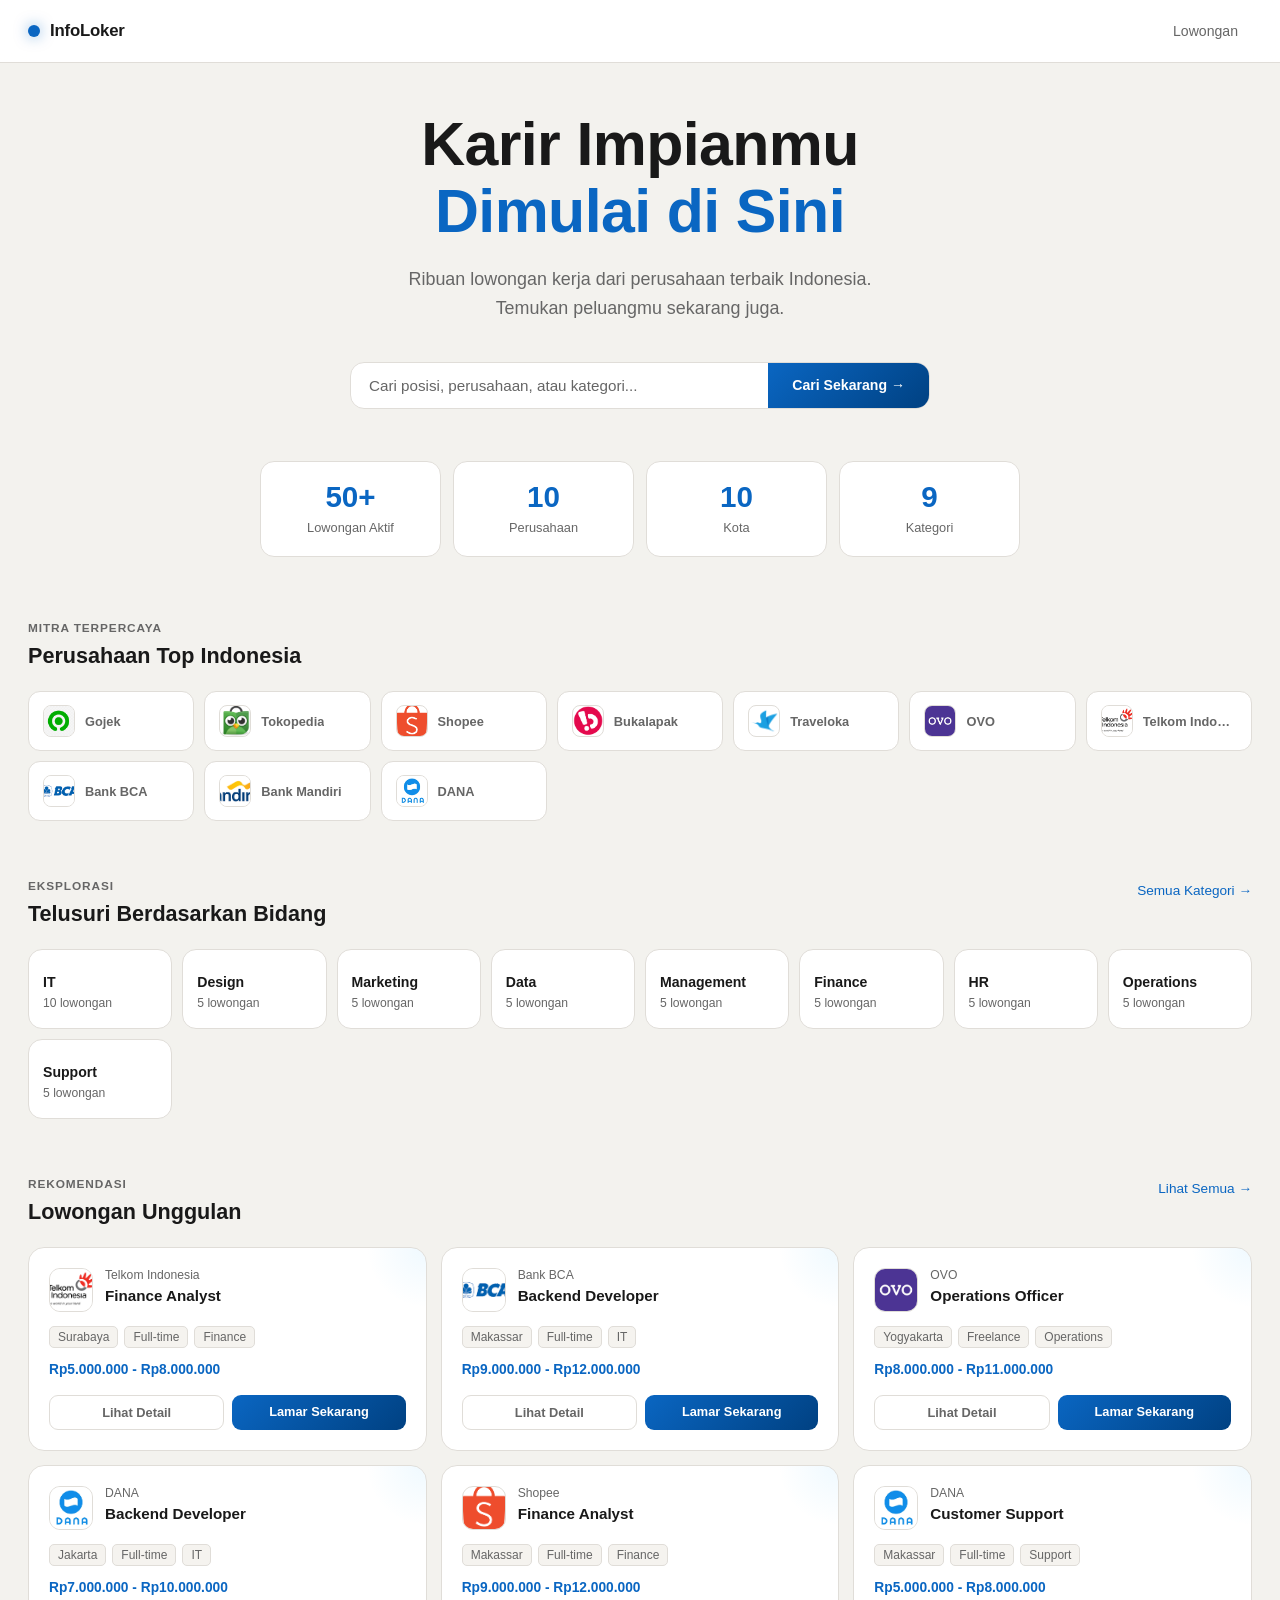
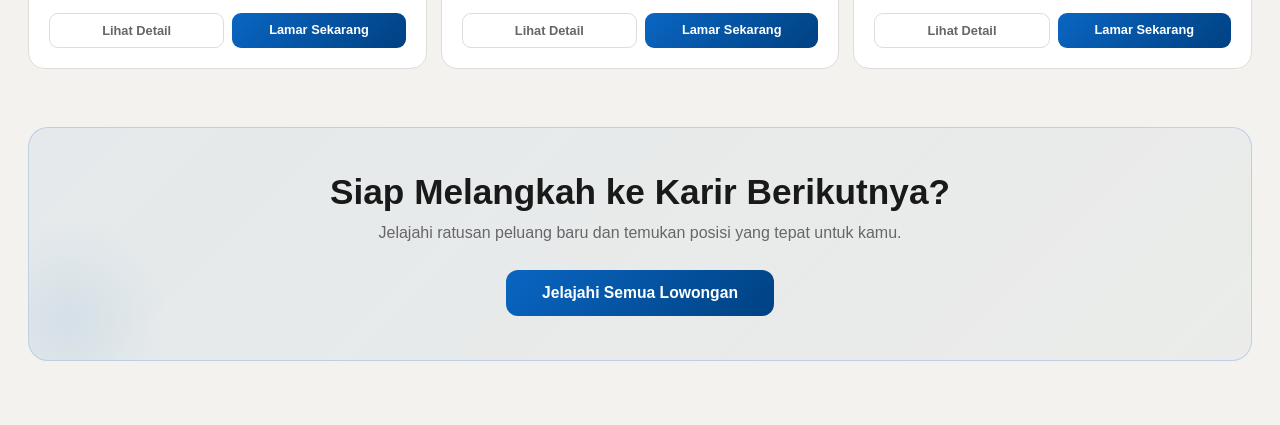
<file: index.html>
<!DOCTYPE html>
<html lang="id">
<head>
<meta charset="UTF-8">
<meta name="viewport" content="width=device-width, initial-scale=1.0">
<title>InfoLoker — Portal Lowongan Kerja Indonesia</title>
<link rel="preconnect" href="https://fonts.googleapis.com">
<link rel="stylesheet" href="./styles.css">
</head>
<body>

<nav class="nav">
  <div class="nav-inner">
    <a href="index.html" class="logo-mark">
      <span class="logo-dot"></span>
      InfoLoker
    </a>
    <div class="nav-links">
      <a href="listings.html">Lowongan</a>
    </div>
  </div>
</nav>

<main>
  <section class="hero">
    <h1>Karir Impianmu<br><span class="hl">Dimulai di Sini</span></h1>
    <p>Ribuan lowongan kerja dari perusahaan terbaik Indonesia. Temukan peluangmu sekarang juga.</p>
    <div class="hero-search">
      <input type="text" id="hero-q" placeholder="Cari posisi, perusahaan, atau kategori...">
      <button onclick="goSearch()">Cari Sekarang →</button>
    </div>
    <div class="stats-row">
      <div class="stat-card"><strong id="s-jobs">—</strong><span>Lowongan Aktif</span></div>
      <div class="stat-card"><strong id="s-companies">—</strong><span>Perusahaan</span></div>
      <div class="stat-card"><strong id="s-cities">—</strong><span>Kota</span></div>
      <div class="stat-card"><strong id="s-cats">—</strong><span>Kategori</span></div>
    </div>
  </section>

  <section class="companies">
    <div class="section-head">
      <div>
        <p class="section-label">Mitra Terpercaya</p>
        <h2>Perusahaan Top Indonesia</h2>
      </div>
    </div>
    <div class="company-strip" id="company-strip"></div>
  </section>

  <section class="categories">
    <div class="section-head">
      <div>
        <p class="section-label">Eksplorasi</p>
        <h2>Telusuri Berdasarkan Bidang</h2>
      </div>
      <a href="listings.html">Semua Kategori →</a>
    </div>
    <div class="cat-grid" id="cat-grid"></div>
  </section>

  <section class="featured">
    <div class="section-head">
      <div>
        <p class="section-label">Rekomendasi</p>
        <h2>Lowongan Unggulan</h2>
      </div>
      <a href="listings.html">Lihat Semua →</a>
    </div>
    <div class="featured-grid" id="featured-grid"></div>
  </section>

  <div class="cta-banner">
    <div class="cta-inner">
      <h2>Siap Melangkah ke Karir Berikutnya?</h2>
      <p>Jelajahi ratusan peluang baru dan temukan posisi yang tepat untuk kamu.</p>
      <a href="listings.html" class="btn-cta-big">Jelajahi Semua Lowongan</a>
    </div>
  </div>
</main>

<script src="./shared.js"></script>
<script>
function goSearch() {
  const q = document.getElementById('hero-q').value.trim();
  location.href = 'listings.html' + (q ? '?q=' + encodeURIComponent(q) : '');
}

document.getElementById('hero-q').addEventListener('keydown', e => {
  if (e.key === 'Enter') goSearch();
});

async function init() {
  let jobs;
  try {
    jobs = await fetchJobs();
  } catch(e) {
    document.getElementById('featured-grid').innerHTML =
      '<p style="color:var(--muted);grid-column:1/-1;padding:24px 0">Gagal memuat data. Pastikan file <code>job_portal_50_data.json</code> tersedia dan halaman dibuka via server.</p>';
    return;
  }

  const shuffled = shuffle(jobs);
  const companies = [...new Map(jobs.map(j => [j.company, j])).keys()];
  const locations = [...new Set(jobs.map(j => j.location))];
  const categories = [...new Set(jobs.map(j => j.category))];

  document.getElementById('s-jobs').textContent = jobs.length + '+';
  document.getElementById('s-companies').textContent = companies.length;
  document.getElementById('s-cities').textContent = locations.length;
  document.getElementById('s-cats').textContent = categories.length;

  document.getElementById('company-strip').innerHTML = companies.map(c => `
    <div class="company-card" onclick="location.href='listings.html?company=${encodeURIComponent(c)}'">
      <img src="${logoPath(c)}" alt="${esc(c)}"
        style="width:32px;height:32px;border-radius:8px;object-fit:cover;border:1px solid var(--line);background:var(--panel);flex-shrink:0"
        data-fb="${esc(c[0])}"
        onerror="var d=document.createElement('div');d.className='company-fallback';d.textContent=this.dataset.fb;this.replaceWith(d)"
        >
      <span>${esc(c)}</span>
    </div>
  `).join('');

  document.getElementById('cat-grid').innerHTML = categories.map(cat => {
    const count = jobs.filter(j => j.category === cat).length;
    return `
      <a href="listings.html?category=${encodeURIComponent(cat)}" class="cat-card">
        <span class="cat-icon">${CAT_ICONS[cat] || ''}</span>
        <strong>${esc(cat)}</strong>
        <span>${count} lowongan</span>
      </a>
    `;
  }).join('');

  const featured = shuffled.slice(0, 6);
  document.getElementById('featured-grid').innerHTML = featured.map((job, i) => `
    <article class="job-card" style="animation-delay:${i * 0.06}s">
      <div class="job-card-top">
        <img src="${logoPath(job.company)}" alt="${esc(job.company)}" class="job-logo"
          data-fb="${esc(job.company[0])}"
          onerror="var d=document.createElement('div');d.className='job-logo-fb';d.textContent=this.dataset.fb;this.replaceWith(d)">
        <div>
          <p class="job-company">${esc(job.company)}</p>
          <h3 class="job-title">${esc(job.title)}</h3>
        </div>
      </div>
      <div class="job-meta">
        <span>${esc(job.location)}</span>
        <span>${esc(job.type)}</span>
        <span>${esc(job.category)}</span>
      </div>
      <p class="job-salary">${esc(job.salary)}</p>
      <div class="job-actions">
        <a href="job-detail.html?id=${job.id}" class="btn-outline">Lihat Detail</a>
        <a href="apply.html?id=${job.id}" class="btn-blue">Lamar Sekarang</a>
      </div>
    </article>
  `).join('');
}

init();
</script>
</body>
</html>
</file>
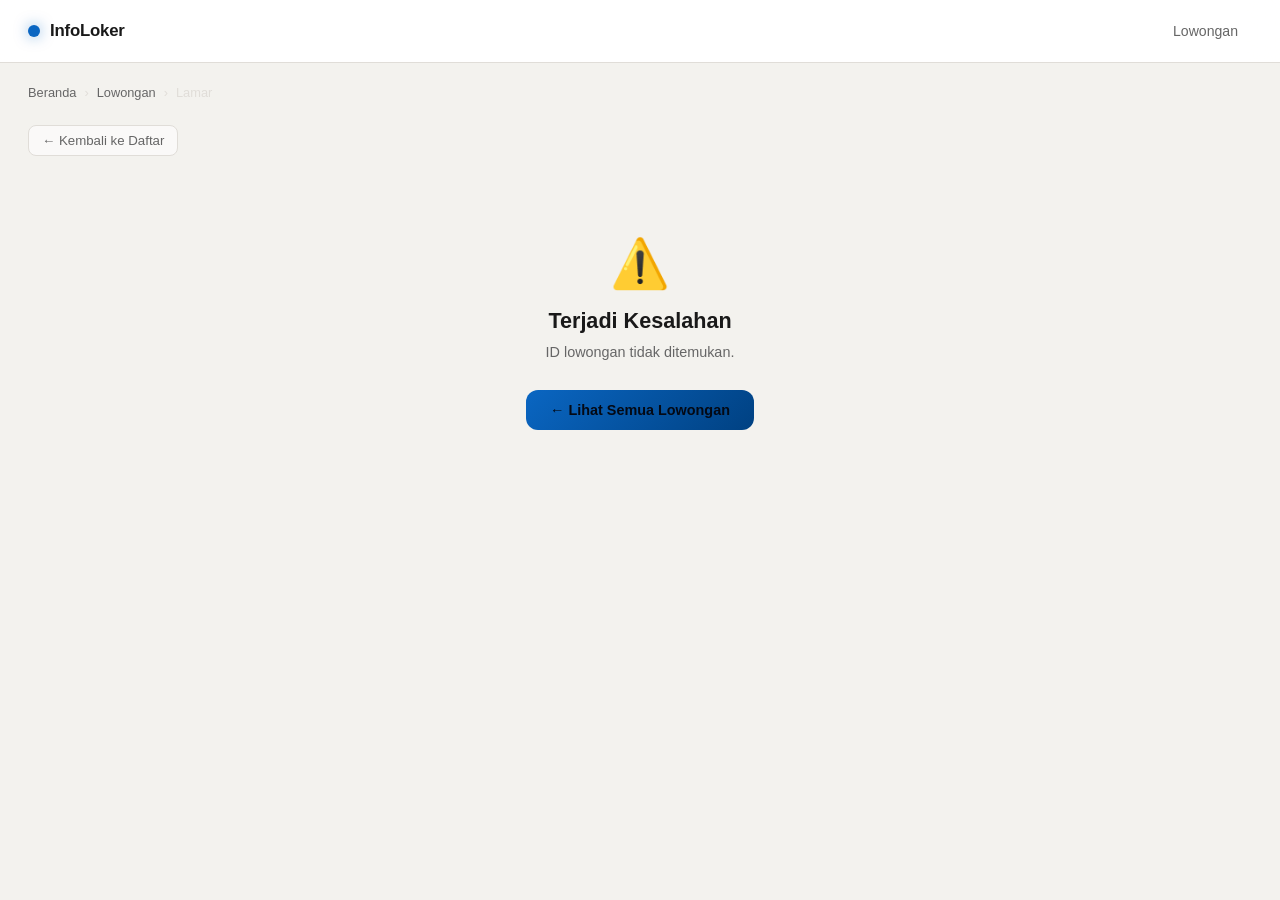
<file: apply.html>
<!DOCTYPE html>
<html lang="id">
<head>
<meta charset="UTF-8">
<meta name="viewport" content="width=device-width, initial-scale=1.0">
<title>Lamar Pekerjaan — InfoLoker</title>
<link rel="stylesheet" href="./styles.css">
</head>
<body>

<nav class="nav">
  <div class="nav-inner">
    <a href="index.html" class="logo-mark">
      <span class="logo-dot"></span>
      InfoLoker
    </a>
    <div class="nav-links">
      <a href="listings.html">Lowongan</a>
    </div>
  </div>
</nav>

<div class="page-bar">
  <div class="breadcrumb">
    <a href="index.html">Beranda</a>
    <span>›</span>
    <a href="listings.html">Lowongan</a>
    <span>›</span>
    <span id="bc-title">Lamar</span>
  </div>
  <span id="back-link"><a href="listings.html" class="back-btn">← Kembali ke Daftar</a></span>
</div>

<div id="main-content">
  <div class="not-found">
    <p style="color:var(--muted)">Memuat formulir lamaran...</p>
  </div>
</div>

<script src="./shared.js"></script>
<script>
let skills = [];

function addSkill(val) {
  const v = val.trim().replace(/,+$/, '').trim();
  if (!v || skills.includes(v)) return;
  skills.push(v);
  renderSkills();
}

function removeSkill(idx) {
  skills.splice(idx, 1);
  renderSkills();
}

function renderSkills() {
  const wrap = document.getElementById('skills-wrap');
  wrap.innerHTML = skills.map((s, i) => `
    <span class="skill-tag">
      ${esc(s)}
      <button type="button" onclick="removeSkill(${i})">×</button>
    </span>
  `).join('') + `<input type="text" id="skills-inp" class="skills-input" placeholder="${skills.length ? '' : 'Ketik lalu Enter...'}" autocomplete="off">`;
  attachSkillInput();
  wrap.querySelector('#skills-inp').focus();
}

function attachSkillInput() {
  const inp = document.getElementById('skills-inp');
  if (!inp) return;
  inp.addEventListener('keydown', e => {
    if (e.key === 'Enter' || e.key === ',') {
      e.preventDefault();
      addSkill(inp.value);
      inp.value = '';
    }
    if (e.key === 'Backspace' && !inp.value && skills.length) {
      removeSkill(skills.length - 1);
    }
  });
}

function handleFileDrop(zone, input, chosen) {
  zone.addEventListener('dragover', e => { e.preventDefault(); zone.classList.add('drag-over'); });
  zone.addEventListener('dragleave', () => zone.classList.remove('drag-over'));
  zone.addEventListener('drop', e => {
    e.preventDefault();
    zone.classList.remove('drag-over');
    const file = e.dataTransfer.files[0];
    if (file) showFile(file, chosen);
  });
  input.addEventListener('change', () => {
    if (input.files[0]) showFile(input.files[0], chosen);
  });
}

function showFile(file, chosen) {
  const mb = (file.size / 1048576).toFixed(1);
  chosen.textContent = `✓ ${file.name} (${mb} MB)`;
  chosen.classList.add('show');
}

function validateAndSubmit(e) {
  e.preventDefault();
  let ok = true;

  ['full-name', 'email', 'phone'].forEach(id => {
    const el = document.getElementById(id);
    if (!el || !el.value.trim()) {
      if (el) el.classList.add('invalid');
      ok = false;
    } else {
      el.classList.remove('invalid');
    }
  });

  const email = document.getElementById('email');
  if (email && email.value && !/^[^\s@]+@[^\s@]+\.[^\s@]+$/.test(email.value)) {
    email.classList.add('invalid');
    ok = false;
  }

  const agree = document.getElementById('agree-privacy');
  if (!agree || !agree.checked) {
    ok = false;
    agree && agree.closest('.check-row').style.setProperty('border-color', 'var(--danger)');
  }

  if (!ok) {
    const first = document.querySelector('.invalid, [style*="danger"]');
    if (first) first.scrollIntoView({ behavior: 'smooth', block: 'center' });
    return;
  }

  const btn = document.getElementById('submit-btn');
  btn.disabled = true;
  btn.textContent = 'Mengirim...';

  const jobId = new URLSearchParams(location.search).get('id');
  setTimeout(() => showSuccess(parseInt(jobId)), 1200);
}

async function showSuccess(jobId) {
  let company = 'Perusahaan';
  let title = 'Posisi ini';
  try {
    const jobs = await fetchJobs();
    const job = jobs.find(j => j.id === jobId);
    if (job) { company = job.company; title = job.title; }
  } catch(_) {}

  document.getElementById('main-content').innerHTML = `
    <div style="max-width:600px;margin:0 auto;padding:0 28px">
      <div class="form-section success-screen">
        <div class="success-icon">🎉</div>
        <h2>Lamaran Terkirim!</h2>
        <p>Selamat! Lamaranmu untuk posisi <strong>${esc(title)}</strong> di
        <span class="company-name">${esc(company)}</span> telah berhasil dikirim.</p>
        <p>Tim rekruter akan meninjau lamaranmu dan menghubungi melalui email atau telepon dalam 3–7 hari kerja.</p>
        <p style="margin-top:12px;font-size:.8rem;color:var(--muted)">
          Sambil menunggu, pastikan kamu memantau email dan tetap aktif mencari peluang lain!
        </p>
        <div class="success-actions">
          <a href="listings.html" class="btn-success-main">Lihat Lowongan Lain</a>
          <a href="index.html" class="btn-success-sec">Kembali ke Beranda</a>
        </div>
      </div>
    </div>
  `;
}

async function init() {
  const params = new URLSearchParams(location.search);
  const id = parseInt(params.get('id'));

  if (!id) { showError('ID lowongan tidak ditemukan.'); return; }

  let jobs;
  try {
    jobs = await fetchJobs();
  } catch(_) {
    showError('Gagal memuat data. Pastikan server lokal aktif.');
    return;
  }

  const job = jobs.find(j => j.id === id);
  if (!job) { showError('Lowongan tidak ditemukan.'); return; }

  document.title = `Lamar: ${job.title} di ${job.company} — InfoLoker`;
  document.getElementById('bc-title').textContent = `Lamar ${job.title}`;
  document.getElementById('back-link').innerHTML =
    `<a href="job-detail.html?id=${job.id}" class="back-btn">← Detail Pekerjaan</a>`;

  document.getElementById('main-content').innerHTML = `
    <div class="apply-shell">
      <aside class="job-summary">
        <p class="js-label">Kamu melamar untuk</p>
        <div class="js-header">
          <img src="${logoPath(job.company)}" alt="${esc(job.company)}" class="js-logo"
            data-fb="${esc(job.company[0])}"
            onerror="var d=document.createElement('div');d.className='js-logo-fb';d.textContent=this.dataset.fb;this.replaceWith(d)">
          <div>
            <p class="js-company">${esc(job.company)}</p>
            <h3 class="js-title">${esc(job.title)}</h3>
          </div>
        </div>
        <div class="js-badges">
          <div class="js-badge">&nbsp;<span>${esc(job.location)}</span></div>
          <div class="js-badge">&nbsp;<span>${esc(job.type)}</span></div>
          <div class="js-badge">&nbsp;<span>${esc(job.category)}</span></div>
          <div class="js-badge">&nbsp;<span>${fmtDateLong(job.posted_date)}</span></div>
        </div>
        <div class="js-salary-box">
          <p>Kisaran Gaji</p>
          <strong>${esc(job.salary)}</strong>
        </div>
      </aside>

      <section class="form-area">
        <form id="apply-form" novalidate>

          <div class="form-section">
            <div class="form-section-head">
              <div class="section-num">1</div>
              <div>
                <h2>Data Pribadi</h2>
                <p>Informasi dasar tentang kamu</p>
              </div>
            </div>
            <div class="form-grid">
              <div class="field">
                <label>Nama Lengkap <span class="req">*</span></label>
                <input type="text" id="full-name" placeholder="Nama sesuai KTP">
              </div>
              <div class="field">
                <label>Email <span class="req">*</span></label>
                <input type="email" id="email" placeholder="nama@email.com">
              </div>
              <div class="field">
                <label>Nomor Telepon / WA <span class="req">*</span></label>
                <input type="tel" id="phone" placeholder="08xx-xxxx-xxxx">
              </div>
              <div class="field">
                <label>Kota Domisili</label>
                <input type="text" id="city" placeholder="Contoh: Jakarta Selatan">
              </div>
              <div class="field">
                <label>LinkedIn Profile</label>
                <input type="url" id="linkedin" placeholder="https://linkedin.com/in/...">
              </div>
              <div class="field">
                <label>Portfolio / Website</label>
                <input type="url" id="portfolio-url" placeholder="https://...">
              </div>
            </div>
          </div>

          <div class="form-section">
            <div class="form-section-head">
              <div class="section-num">2</div>
              <div>
                <h2>Latar Belakang Profesional</h2>
                <p>Pendidikan, pengalaman, dan keahlian</p>
              </div>
            </div>
            <div class="form-grid">
              <div class="field">
                <label>Pengalaman Kerja</label>
                <select id="experience">
                  <option value="">— Pilih —</option>
                  <option>Fresh Graduate (0 tahun)</option>
                  <option>Kurang dari 1 tahun</option>
                  <option>1–2 tahun</option>
                  <option>3–5 tahun</option>
                  <option>5–10 tahun</option>
                  <option>Lebih dari 10 tahun</option>
                </select>
              </div>
              <div class="field">
                <label>Pendidikan Terakhir</label>
                <select id="education">
                  <option value="">— Pilih —</option>
                  <option>SMA / SMK</option>
                  <option>D3 / Diploma</option>
                  <option>S1 / Sarjana</option>
                  <option>S2 / Magister</option>
                  <option>S3 / Doktoral</option>
                </select>
              </div>
              <div class="field">
                <label>Universitas / Institusi</label>
                <input type="text" id="university" placeholder="Nama universitas">
              </div>
              <div class="field">
                <label>Jurusan / Bidang Studi</label>
                <input type="text" id="major" placeholder="Contoh: Teknik Informatika">
              </div>
              <div class="field">
                <label>Gaji yang Diharapkan (Rp)</label>
                <input type="text" id="salary-exp" placeholder="Contoh: 8.000.000">
              </div>
              <div class="field">
                <label>Ketersediaan Mulai Kerja</label>
                <select id="availability">
                  <option value="">— Pilih —</option>
                  <option>Segera (dalam 1 minggu)</option>
                  <option>2 minggu lagi</option>
                  <option>1 bulan lagi</option>
                  <option>2–3 bulan lagi</option>
                  <option>Masih perlu negosiasi</option>
                </select>
              </div>
              <div class="field">
                <label>Preferensi Kerja</label>
                <select id="work-pref">
                  <option value="">— Pilih —</option>
                  <option>On-site penuh</option>
                  <option>Remote penuh</option>
                  <option>Hybrid (fleksibel)</option>
                </select>
              </div>
              <div class="field">
                <label>Perusahaan Sebelumnya</label>
                <input type="text" id="prev-company" placeholder="Nama perusahaan terakhir">
              </div>
            </div>
            <div class="field" style="margin-top:14px">
              <label>Keahlian / Skills</label>
              <div class="skills-wrap" id="skills-wrap" onclick="document.getElementById('skills-inp').focus()">
                <input type="text" id="skills-inp" class="skills-input" placeholder="Ketik lalu Enter..." autocomplete="off">
              </div>
              <span class="skills-hint">Tekan Enter atau koma untuk menambah skill</span>
            </div>
          </div>

          <div class="form-section">
            <div class="form-section-head">
              <div class="section-num">3</div>
              <div>
                <h2>Surat &amp; Dokumen</h2>
                <p>Cover letter dan file lamaran</p>
              </div>
            </div>
            <div class="form-grid full" style="gap:14px">
              <div class="field">
                <label>Cover Letter / Surat Lamaran</label>
                <textarea id="cover-letter"
                  placeholder="Ceritakan mengapa kamu tertarik dengan posisi ${esc(job.title)} di ${esc(job.company)} dan apa yang membuatmu kandidat yang tepat..."></textarea>
                <span class="hint">Tulis dengan tulus dan spesifik. Minimal 100 karakter.</span>
              </div>
              <div class="field">
                <label>Upload CV / Resume <span class="req">*</span></label>
                <div class="file-drop" id="cv-zone">
                  <input type="file" id="cv-file" accept=".pdf,.doc,.docx">
                  <span class="file-drop-icon">📄</span>
                  <p>Drag &amp; drop CV kamu, atau <strong style="color:var(--brand)">klik untuk pilih file</strong></p>
                  <span>PDF, DOC, DOCX · Maks. 5MB</span>
                  <div class="file-chosen" id="cv-chosen"></div>
                </div>
              </div>
              <div class="field">
                <label>Upload Portfolio <span style="font-size:.74rem;color:var(--muted)">(opsional)</span></label>
                <div class="file-drop" id="porto-zone">
                  <input type="file" id="porto-file" accept=".pdf,.zip,.rar,.pptx">
                  <span class="file-drop-icon">🗂</span>
                  <p>Upload portfolio atau hasil kerjamu</p>
                  <span>PDF, ZIP, PPTX · Maks. 20MB</span>
                  <div class="file-chosen" id="porto-chosen"></div>
                </div>
              </div>
            </div>
          </div>

          <div class="form-section">
            <div class="form-section-head">
              <div class="section-num">4</div>
              <div>
                <h2>Pertanyaan Tambahan</h2>
                <p>Info ekstra untuk tim rekruter</p>
              </div>
            </div>
            <div class="form-grid full" style="gap:10px">
              <label class="check-row">
                <input type="checkbox" id="relocation">
                <div>
                  <div class="check-label">Bersedia relokasi ke kota lain</div>
                  <div class="check-sub">Jika posisi mengharuskan perpindahan kota</div>
                </div>
              </label>
              <label class="check-row">
                <input type="checkbox" id="overtime">
                <div>
                  <div class="check-label">Bersedia lembur bila diperlukan</div>
                  <div class="check-sub">Dengan kompensasi sesuai peraturan perusahaan</div>
                </div>
              </label>
              <label class="check-row">
                <input type="checkbox" id="referral">
                <div>
                  <div class="check-label">Mengetahui lowongan dari referensi karyawan</div>
                  <div class="check-sub">Program referral internal perusahaan</div>
                </div>
              </label>
            </div>
            <div class="field" style="margin-top:14px">
              <label>Sumber Informasi Lowongan</label>
              <select id="source">
                <option value="">— Pilih —</option>
                <option>Website InfoLoker</option>
                <option>LinkedIn</option>
                <option>Instagram / Media Sosial</option>
                <option>Rekomendasi teman / keluarga</option>
                <option>Job fair / Campus recruit</option>
                <option>Lainnya</option>
              </select>
            </div>
            <div class="field" style="margin-top:14px">
              <label>Pesan / Informasi Tambahan</label>
              <textarea id="extra" style="min-height:80px"
                placeholder="Ada yang ingin kamu sampaikan kepada rekruter ${esc(job.company)}?"></textarea>
            </div>
          </div>

          <div class="form-section">
            <label class="check-row" style="margin-bottom:20px">
              <input type="checkbox" id="agree-privacy">
              <div>
                <div class="check-label">Saya menyetujui Kebijakan Privasi InfoLoker <span class="req" style="font-size:.9rem">*</span></div>
                <div class="check-sub">Data saya akan digunakan sesuai ketentuan yang berlaku dan diteruskan ke tim rekruter ${esc(job.company)}</div>
              </div>
            </label>
            <div class="submit-row">
              <button type="submit" class="btn-submit" id="submit-btn">Kirim Lamaran →</button>
              <a href="job-detail.html?id=${job.id}" class="btn-cancel">Batal</a>
              <p class="form-note">Pastikan semua data yang kamu isi sudah benar sebelum mengirim.</p>
            </div>
          </div>

        </form>
      </section>
    </div>
  `;

  document.getElementById('apply-form').addEventListener('submit', validateAndSubmit);
  attachSkillInput();

  handleFileDrop(
    document.getElementById('cv-zone'),
    document.getElementById('cv-file'),
    document.getElementById('cv-chosen')
  );
  handleFileDrop(
    document.getElementById('porto-zone'),
    document.getElementById('porto-file'),
    document.getElementById('porto-chosen')
  );
}

function showError(msg) {
  document.getElementById('main-content').innerHTML = `
    <div class="not-found">
      <div style="font-size:3rem;margin-bottom:16px">⚠️</div>
      <h2>Terjadi Kesalahan</h2>
      <p>${esc(msg)}</p>
      <a href="listings.html" style="display:inline-flex;align-items:center;gap:8px;margin-top:8px;padding:12px 24px;border-radius:12px;background:linear-gradient(135deg,var(--brand),var(--brand-d));font-family:'Sora',sans-serif;font-weight:700;color:#040914">← Lihat Semua Lowongan</a>
    </div>
  `;
}

init();
</script>
</body>
</html>
</file>
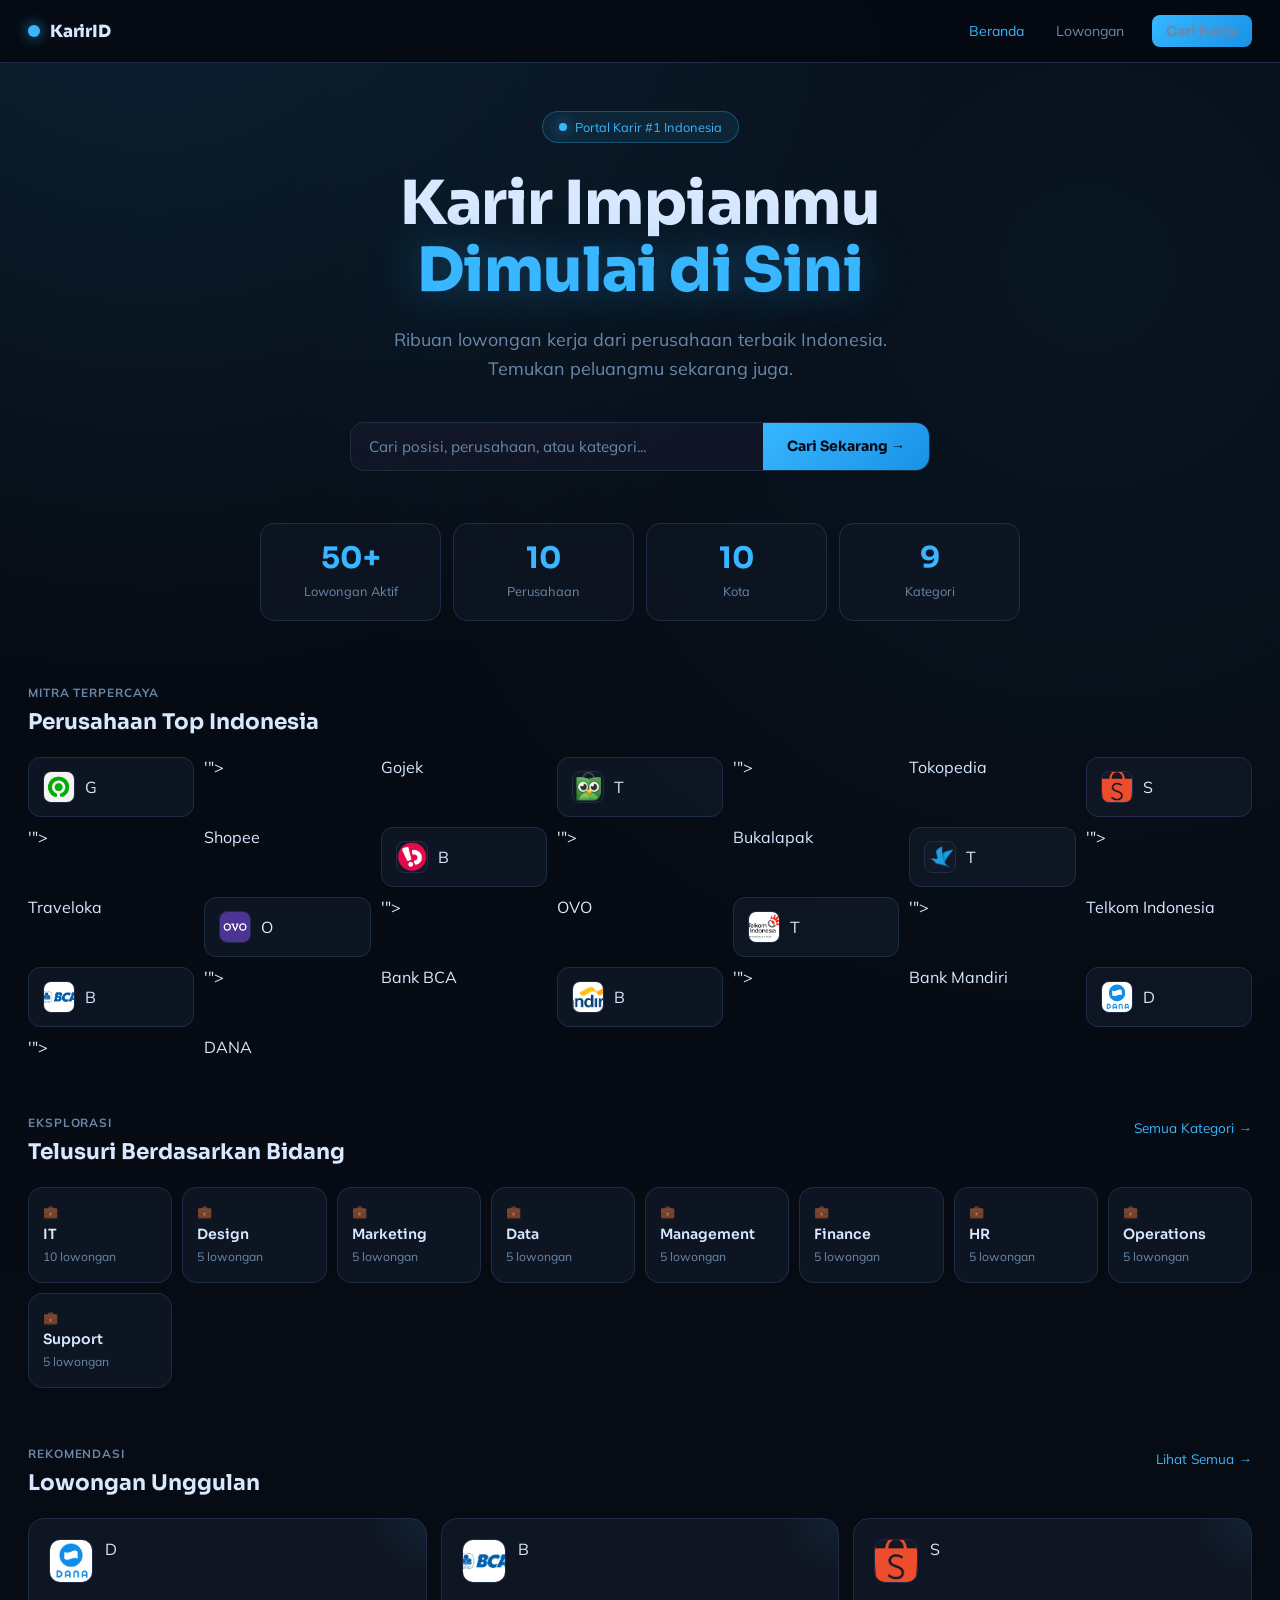
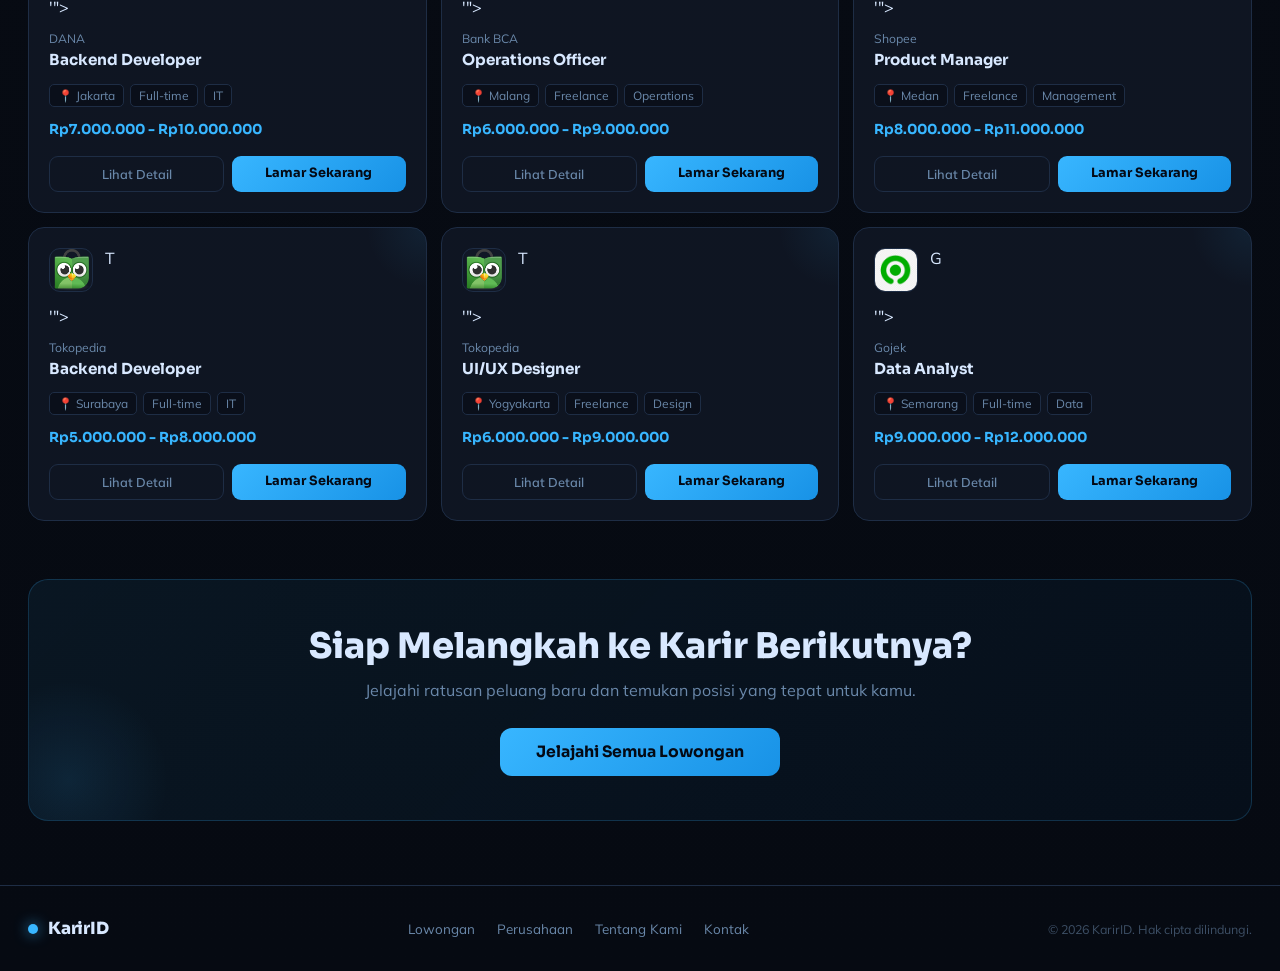
<file: index (1).html>
<!DOCTYPE html>
<html lang="id">
<head>
<meta charset="UTF-8">
<meta name="viewport" content="width=device-width, initial-scale=1.0">
<title>KarirID — Portal Lowongan Kerja Indonesia</title>
<link rel="preconnect" href="https://fonts.googleapis.com">
<link href="https://fonts.googleapis.com/css2?family=Sora:wght@400;500;600;700;800&family=Mulish:ital,wght@0,400;0,500;0,600;1,400&display=swap" rel="stylesheet">
<style>
:root {
  --bg: #070b13;
  --bg-s: #0c1220;
  --panel: #111826;
  --panel-h: #162035;
  --line: #1e2d45;
  --text: #d8e8ff;
  --muted: #6a88aa;
  --brand: #38B6FF;
  --brand-d: #1892e6;
  --brand-faint: rgba(56,182,255,.09);
  --shadow: 0 18px 48px rgba(0,0,0,.5);
}
*{box-sizing:border-box;margin:0;padding:0}
html{scroll-behavior:smooth}
body{
  font-family:'Mulish',sans-serif;
  color:var(--text);
  background:
    radial-gradient(circle at 12% -4%, rgba(56,182,255,.15), transparent 28%),
    radial-gradient(circle at 85% 10%, rgba(56,182,255,.07), transparent 32%),
    linear-gradient(180deg,#050911 0%,#070b13 55%,#060a12 100%);
  min-height:100vh;
}
a{color:inherit;text-decoration:none}
img{display:block}

.nav{
  position:sticky;top:0;z-index:100;
  border-bottom:1px solid var(--line);
  background:rgba(5,9,17,.9);
  backdrop-filter:blur(14px);
}
.nav-inner{
  max-width:1360px;margin:0 auto;
  padding:0 28px;height:62px;
  display:flex;align-items:center;gap:32px;
}
.logo-mark{
  display:flex;align-items:center;gap:10px;
  font-family:'Sora',sans-serif;
  font-weight:800;font-size:1.05rem;letter-spacing:-.2px;
  flex-shrink:0;
}
.logo-dot{
  width:12px;height:12px;border-radius:50%;
  background:var(--brand);
  box-shadow:0 0 14px rgba(56,182,255,.8);
  animation:pulse 2.6s ease-in-out infinite;
}
@keyframes pulse{
  0%,100%{box-shadow:0 0 14px rgba(56,182,255,.8)}
  50%{box-shadow:0 0 28px rgba(56,182,255,1)}
}
.nav-links{display:flex;align-items:center;gap:4px;margin-left:auto}
.nav-links a{
  padding:7px 14px;border-radius:8px;
  font-size:.88rem;color:var(--muted);
  transition:color .2s,background .2s;
}
.nav-links a:hover{color:var(--text);background:var(--brand-faint)}
.nav-links a.active{color:var(--brand)}
.btn-nav{
  margin-left:10px;padding:9px 20px;
  border-radius:10px;font-size:.88rem;font-weight:700;
  font-family:'Sora',sans-serif;
  background:linear-gradient(135deg,var(--brand),var(--brand-d));
  color:#040914;transition:opacity .2s,transform .15s;
}
.btn-nav:hover{opacity:.88;transform:translateY(-1px)}

.hero{
  max-width:1360px;margin:48px auto 0;padding:0 28px;
  text-align:center;
}
.hero-tag{
  display:inline-flex;align-items:center;gap:8px;
  border:1px solid rgba(56,182,255,.3);border-radius:999px;
  padding:7px 16px;font-size:.8rem;color:var(--brand);
  background:var(--brand-faint);margin-bottom:28px;
  animation:fadeUp .55s ease both;
}
.hero h1{
  font-family:'Sora',sans-serif;
  font-size:clamp(2rem,5vw,3.8rem);
  font-weight:800;letter-spacing:-.6px;
  line-height:1.1;margin-bottom:20px;
  animation:fadeUp .55s .08s ease both;
}
.hero h1 .hl{
  color:var(--brand);
  text-shadow:0 0 48px rgba(56,182,255,.4);
}
.hero p{
  font-size:clamp(.95rem,1.4vw,1.12rem);
  color:var(--muted);max-width:540px;margin:0 auto 38px;
  line-height:1.65;animation:fadeUp .55s .15s ease both;
}
@keyframes fadeUp{from{opacity:0;transform:translateY(18px)}to{opacity:1;transform:none}}

.hero-search{
  max-width:580px;margin:0 auto 52px;
  display:flex;
  border:1px solid var(--line);border-radius:14px;
  background:rgba(17,24,38,.95);overflow:hidden;
  transition:box-shadow .25s,border-color .25s;
  animation:fadeUp .55s .2s ease both;
}
.hero-search:focus-within{
  border-color:var(--brand);
  box-shadow:0 0 0 3px rgba(56,182,255,.18);
}
.hero-search input{
  flex:1;border:none;outline:none;
  background:transparent;color:var(--text);
  font-family:'Mulish',sans-serif;font-size:.95rem;
  padding:14px 18px;
}
.hero-search input::placeholder{color:var(--muted)}
.hero-search button{
  border:none;cursor:pointer;
  background:linear-gradient(135deg,var(--brand),var(--brand-d));
  color:#040914;font-family:'Sora',sans-serif;font-size:.88rem;font-weight:700;
  padding:14px 24px;white-space:nowrap;
  transition:opacity .2s;
}
.hero-search button:hover{opacity:.88}

.stats-row{
  max-width:760px;margin:0 auto 64px;
  display:grid;grid-template-columns:repeat(4,1fr);gap:12px;
  animation:fadeUp .55s .28s ease both;
}
.stat-card{
  border:1px solid var(--line);border-radius:14px;
  padding:20px 12px;
  background:rgba(17,24,38,.7);
  text-align:center;
}
.stat-card strong{
  display:block;font-family:'Sora',sans-serif;
  font-size:1.85rem;font-weight:700;
  color:var(--brand);line-height:1;margin-bottom:7px;
}
.stat-card span{font-size:.8rem;color:var(--muted)}

.section-head{
  display:flex;align-items:flex-start;justify-content:space-between;
  margin-bottom:22px;flex-wrap:wrap;gap:10px;
}
.section-head h2{
  font-family:'Sora',sans-serif;
  font-size:1.35rem;font-weight:700;
}
.section-head a{
  font-size:.85rem;color:var(--brand);
  display:inline-flex;align-items:center;gap:4px;
  transition:gap .18s;padding-top:4px;
}
.section-head a:hover{gap:9px}
.section-label{
  font-size:.74rem;font-weight:700;letter-spacing:.9px;
  text-transform:uppercase;color:var(--muted);
  margin-bottom:8px;
}

.companies{
  max-width:1360px;margin:0 auto 58px;padding:0 28px;
}
.company-strip{
  display:grid;grid-template-columns:repeat(auto-fill,minmax(150px,1fr));
  gap:10px;
}
.company-card{
  border:1px solid var(--line);border-radius:12px;
  padding:13px 14px;display:flex;align-items:center;gap:10px;
  background:rgba(17,24,38,.8);cursor:pointer;
  transition:border-color .2s,background .2s,transform .15s;
}
.company-card:hover{
  border-color:rgba(56,182,255,.4);background:var(--panel-h);
  transform:translateY(-2px);
}
.company-card img{
  width:32px;height:32px;border-radius:8px;
  object-fit:cover;border:1px solid var(--line);
  background:var(--panel);flex-shrink:0;
}
.company-fallback{
  width:32px;height:32px;border-radius:8px;
  background:var(--panel);border:1px solid var(--line);
  display:flex;align-items:center;justify-content:center;
  font-family:'Sora',sans-serif;font-weight:700;
  font-size:.82rem;color:var(--brand);flex-shrink:0;
}
.company-card span{
  font-size:.8rem;font-weight:600;color:var(--muted);
  white-space:nowrap;overflow:hidden;text-overflow:ellipsis;
}

.categories{
  max-width:1360px;margin:0 auto 58px;padding:0 28px;
}
.cat-grid{
  display:grid;grid-template-columns:repeat(auto-fill,minmax(140px,1fr));
  gap:10px;
}
.cat-card{
  border:1px solid var(--line);border-radius:14px;
  padding:18px 14px;
  background:rgba(17,24,38,.8);
  display:flex;flex-direction:column;gap:6px;
  transition:border-color .2s,background .2s,transform .15s;cursor:pointer;
}
.cat-card:hover{
  border-color:rgba(56,182,255,.45);
  background:var(--brand-faint);
  transform:translateY(-3px);
}
.cat-icon{font-size:1.5rem;line-height:1}
.cat-card strong{
  font-family:'Sora',sans-serif;
  font-size:.88rem;font-weight:600;color:var(--text);
}
.cat-card span{font-size:.76rem;color:var(--muted)}

.featured{max-width:1360px;margin:0 auto 58px;padding:0 28px}
.featured-grid{
  display:grid;grid-template-columns:repeat(auto-fill,minmax(300px,1fr));
  gap:14px;
}
.job-card{
  border:1px solid var(--line);border-radius:16px;
  padding:20px;background:rgba(17,24,38,.85);
  display:flex;flex-direction:column;gap:14px;
  transition:border-color .22s,background .22s,transform .18s;
  animation:fadeUp .4s ease both;
  position:relative;overflow:hidden;
}
.job-card::before{
  content:'';position:absolute;top:-60px;right:-60px;
  width:120px;height:120px;border-radius:50%;
  background:radial-gradient(circle,rgba(56,182,255,.08),transparent 70%);
  pointer-events:none;
}
.job-card:hover{
  border-color:rgba(56,182,255,.35);
  background:rgba(22,32,53,.85);
  transform:translateY(-3px);
}
.job-card-top{display:flex;align-items:flex-start;gap:12px}
.job-logo{
  width:44px;height:44px;border-radius:11px;
  object-fit:cover;border:1px solid var(--line);
  background:var(--panel);flex-shrink:0;
}
.job-logo-fb{
  width:44px;height:44px;border-radius:11px;
  border:1px solid var(--line);background:var(--panel);
  display:flex;align-items:center;justify-content:center;
  font-family:'Sora',sans-serif;font-weight:700;
  font-size:.9rem;color:var(--brand);flex-shrink:0;
}
.job-company{font-size:.76rem;color:var(--muted);margin-bottom:4px}
.job-title{
  font-family:'Sora',sans-serif;
  font-size:.95rem;font-weight:700;line-height:1.3;
}
.job-meta{display:flex;flex-wrap:wrap;gap:6px}
.job-meta span{
  font-size:.75rem;color:var(--muted);
  border:1px solid var(--line);border-radius:5px;
  padding:3px 8px;background:rgba(7,11,19,.5);
}
.job-salary{
  font-family:'Sora',sans-serif;
  font-size:.86rem;font-weight:700;color:var(--brand);
  margin-top:auto;
}
.job-actions{display:flex;gap:8px;margin-top:4px}
.btn-outline{
  flex:1;text-align:center;padding:9px 12px;
  border:1px solid var(--line);border-radius:9px;
  font-size:.8rem;font-weight:600;color:var(--muted);
  transition:all .2s;
}
.btn-outline:hover{border-color:rgba(56,182,255,.4);color:var(--text)}
.btn-blue{
  flex:1;text-align:center;padding:9px 12px;
  border-radius:9px;font-size:.8rem;font-weight:700;
  font-family:'Sora',sans-serif;
  background:linear-gradient(135deg,var(--brand),var(--brand-d));
  color:#040914;transition:opacity .2s;
}
.btn-blue:hover{opacity:.88}

.cta-banner{
  max-width:1360px;margin:0 auto 0;padding:0 28px 64px;
}
.cta-inner{
  border:1px solid rgba(56,182,255,.2);border-radius:20px;
  padding:44px 40px;
  background:linear-gradient(135deg,rgba(56,182,255,.07) 0%,rgba(24,146,230,.04) 100%);
  text-align:center;position:relative;overflow:hidden;
}
.cta-inner::before{
  content:'';position:absolute;bottom:-60px;left:-60px;
  width:200px;height:200px;border-radius:50%;
  background:radial-gradient(circle,rgba(56,182,255,.1),transparent 70%);
  pointer-events:none;
}
.cta-inner h2{
  font-family:'Sora',sans-serif;
  font-size:clamp(1.4rem,3vw,2.2rem);font-weight:800;
  margin-bottom:12px;position:relative;z-index:1;
}
.cta-inner p{
  color:var(--muted);font-size:1rem;margin-bottom:28px;
  position:relative;z-index:1;
}
.btn-cta-big{
  display:inline-flex;align-items:center;gap:8px;
  padding:14px 36px;border-radius:12px;
  font-family:'Sora',sans-serif;font-size:.98rem;font-weight:700;
  background:linear-gradient(135deg,var(--brand),var(--brand-d));
  color:#040914;position:relative;z-index:1;
  transition:opacity .2s,transform .15s;
}
.btn-cta-big:hover{opacity:.88;transform:translateY(-2px)}

footer{
  border-top:1px solid var(--line);
  padding:32px 28px;
  max-width:1360px;margin:0 auto;
}
.footer-inner{
  display:flex;align-items:center;justify-content:space-between;
  flex-wrap:wrap;gap:16px;
}
.footer-links{display:flex;gap:22px;flex-wrap:wrap}
.footer-links a{font-size:.84rem;color:var(--muted);transition:color .2s}
.footer-links a:hover{color:var(--brand)}
.footer-copy{font-size:.78rem;color:var(--muted);opacity:.55}

@media(max-width:720px){
  .stats-row{grid-template-columns:repeat(2,1fr)}
  .featured-grid{grid-template-columns:1fr}
  .nav-links a:not(.btn-nav){display:none}
  .cta-inner{padding:32px 22px}
}
</style>
</head>
<body>

<nav class="nav">
  <div class="nav-inner">
    <a href="index.html" class="logo-mark">
      <span class="logo-dot"></span>
      KarirID
    </a>
    <div class="nav-links">
      <a href="index.html" class="active">Beranda</a>
      <a href="listings.html">Lowongan</a>
      <a href="listings.html" class="btn-nav">Cari Kerja</a>
    </div>
  </div>
</nav>

<main>
  <section class="hero">
    <div class="hero-tag">
      <span class="logo-dot" style="width:8px;height:8px"></span>
      Portal Karir #1 Indonesia
    </div>
    <h1>Karir Impianmu<br><span class="hl">Dimulai di Sini</span></h1>
    <p>Ribuan lowongan kerja dari perusahaan terbaik Indonesia. Temukan peluangmu sekarang juga.</p>
    <div class="hero-search">
      <input type="text" id="hero-q" placeholder="Cari posisi, perusahaan, atau kategori...">
      <button onclick="goSearch()">Cari Sekarang →</button>
    </div>
    <div class="stats-row">
      <div class="stat-card"><strong id="s-jobs">—</strong><span>Lowongan Aktif</span></div>
      <div class="stat-card"><strong id="s-companies">—</strong><span>Perusahaan</span></div>
      <div class="stat-card"><strong id="s-cities">—</strong><span>Kota</span></div>
      <div class="stat-card"><strong id="s-cats">—</strong><span>Kategori</span></div>
    </div>
  </section>

  <section class="companies">
    <div class="section-head">
      <div>
        <p class="section-label">Mitra Terpercaya</p>
        <h2>Perusahaan Top Indonesia</h2>
      </div>
    </div>
    <div class="company-strip" id="company-strip"></div>
  </section>

  <section class="categories">
    <div class="section-head">
      <div>
        <p class="section-label">Eksplorasi</p>
        <h2>Telusuri Berdasarkan Bidang</h2>
      </div>
      <a href="listings.html">Semua Kategori →</a>
    </div>
    <div class="cat-grid" id="cat-grid"></div>
  </section>

  <section class="featured">
    <div class="section-head">
      <div>
        <p class="section-label">Rekomendasi</p>
        <h2>Lowongan Unggulan</h2>
      </div>
      <a href="listings.html">Lihat Semua →</a>
    </div>
    <div class="featured-grid" id="featured-grid"></div>
  </section>

  <div class="cta-banner">
    <div class="cta-inner">
      <h2>Siap Melangkah ke Karir Berikutnya?</h2>
      <p>Jelajahi ratusan peluang baru dan temukan posisi yang tepat untuk kamu.</p>
      <a href="listings.html" class="btn-cta-big">Jelajahi Semua Lowongan</a>
    </div>
  </div>
</main>

<footer>
  <div class="footer-inner">
    <a href="index.html" class="logo-mark">
      <span class="logo-dot" style="width:10px;height:10px"></span>
      KarirID
    </a>
    <div class="footer-links">
      <a href="listings.html">Lowongan</a>
      <a href="listings.html">Perusahaan</a>
      <a href="#">Tentang Kami</a>
      <a href="#">Kontak</a>
    </div>
    <span class="footer-copy">© 2026 KarirID. Hak cipta dilindungi.</span>
  </div>
</footer>

<script src="./shared.js"></script>
<script>
function goSearch() {
  const q = document.getElementById('hero-q').value.trim();
  location.href = 'listings.html' + (q ? '?q=' + encodeURIComponent(q) : '');
}

document.getElementById('hero-q').addEventListener('keydown', e => {
  if (e.key === 'Enter') goSearch();
});

async function init() {
  let jobs;
  try {
    jobs = await fetchJobs();
  } catch(e) {
    document.getElementById('featured-grid').innerHTML =
      '<p style="color:var(--muted);grid-column:1/-1;padding:24px 0">Gagal memuat data. Pastikan file <code>job_portal_50_data.json</code> tersedia dan halaman dibuka via server.</p>';
    return;
  }

  const shuffled = shuffle(jobs);
  const companies = [...new Map(jobs.map(j => [j.company, j])).keys()];
  const locations = [...new Set(jobs.map(j => j.location))];
  const categories = [...new Set(jobs.map(j => j.category))];

  document.getElementById('s-jobs').textContent = jobs.length + '+';
  document.getElementById('s-companies').textContent = companies.length;
  document.getElementById('s-cities').textContent = locations.length;
  document.getElementById('s-cats').textContent = categories.length;

  document.getElementById('company-strip').innerHTML = companies.map(c => `
    <div class="company-card" onclick="location.href='listings.html?company=${encodeURIComponent(c)}'">
      <img src="${logoPath(c)}" alt="${esc(c)}"
        style="width:32px;height:32px;border-radius:8px;object-fit:cover;border:1px solid var(--line);background:var(--panel);flex-shrink:0"
        onerror="this.outerHTML='<div class=\\"company-fallback\\">${esc(c[0])}</div>'">
      <span>${esc(c)}</span>
    </div>
  `).join('');

  document.getElementById('cat-grid').innerHTML = categories.map(cat => {
    const count = jobs.filter(j => j.category === cat).length;
    return `
      <a href="listings.html?category=${encodeURIComponent(cat)}" class="cat-card">
        <span class="cat-icon">${CAT_ICONS[cat] || '💼'}</span>
        <strong>${esc(cat)}</strong>
        <span>${count} lowongan</span>
      </a>
    `;
  }).join('');

  const featured = shuffled.slice(0, 6);
  document.getElementById('featured-grid').innerHTML = featured.map((job, i) => `
    <article class="job-card" style="animation-delay:${i * 0.06}s">
      <div class="job-card-top">
        <img src="${logoPath(job.company)}" alt="${esc(job.company)}" class="job-logo"
          onerror="this.outerHTML='<div class=\\"job-logo-fb\\">${esc(job.company[0])}</div>'">
        <div>
          <p class="job-company">${esc(job.company)}</p>
          <h3 class="job-title">${esc(job.title)}</h3>
        </div>
      </div>
      <div class="job-meta">
        <span>📍 ${esc(job.location)}</span>
        <span>${esc(job.type)}</span>
        <span>${esc(job.category)}</span>
      </div>
      <p class="job-salary">${esc(job.salary)}</p>
      <div class="job-actions">
        <a href="job-detail.html?id=${job.id}" class="btn-outline">Lihat Detail</a>
        <a href="apply.html?id=${job.id}" class="btn-blue">Lamar Sekarang</a>
      </div>
    </article>
  `).join('');
}

init();
</script>
</body>
</html>
</file>
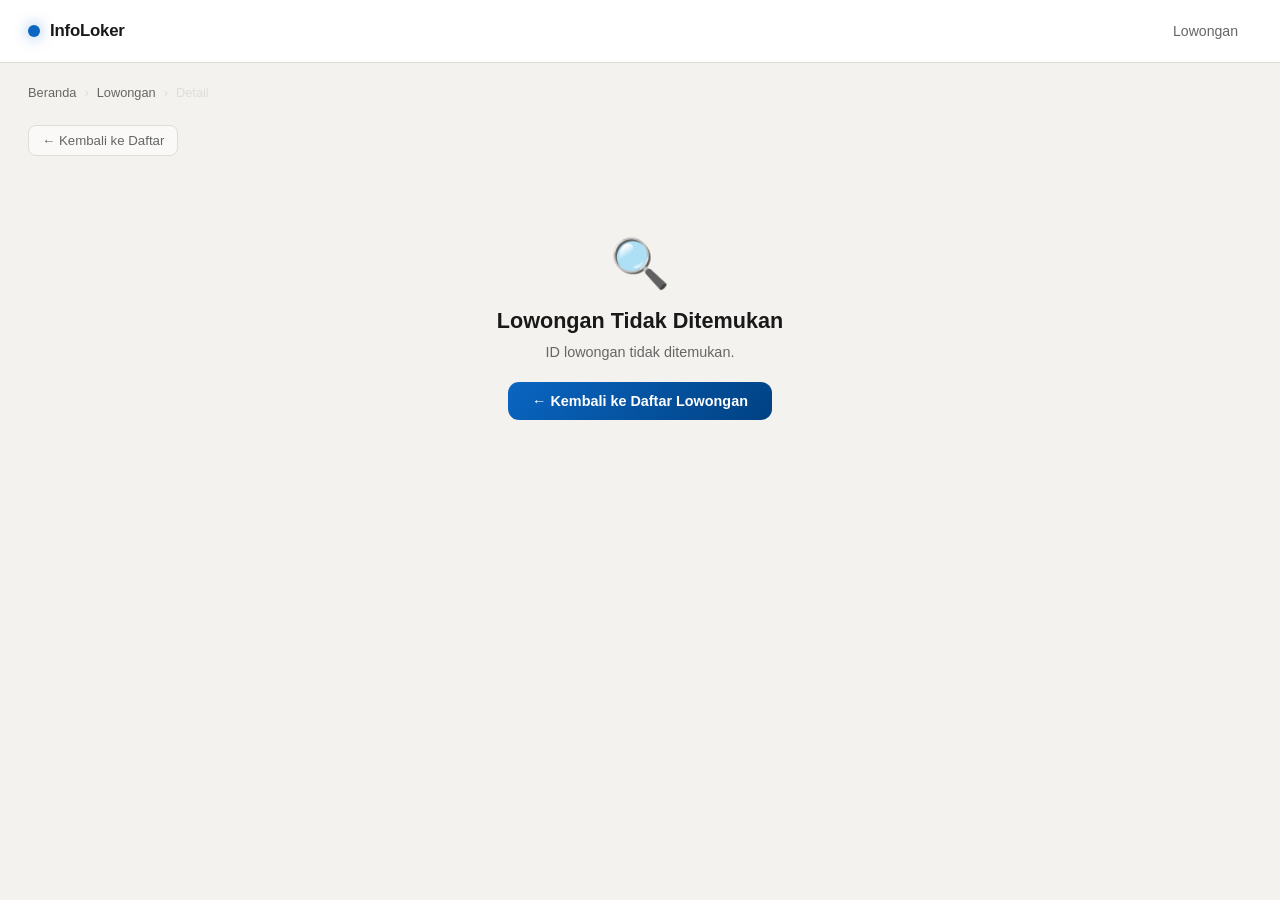
<file: job-detail.html>
<!DOCTYPE html>
<html lang="id">
<head>
<meta charset="UTF-8">
<meta name="viewport" content="width=device-width, initial-scale=1.0">
<title>Detail Lowongan — InfoLoker</title>
<link rel="stylesheet" href="./styles.css">
</head>
<body>

<nav class="nav">
  <div class="nav-inner">
    <a href="index.html" class="logo-mark">
      <span class="logo-dot"></span>
      InfoLoker
    </a>
    <div class="nav-links">
      <a href="listings.html">Lowongan</a>
    </div>
  </div>
</nav>

<div class="page-bar">
  <div class="breadcrumb">
    <a href="index.html">Beranda</a>
    <span>›</span>
    <a href="listings.html">Lowongan</a>
    <span>›</span>
    <span id="bc-title">Detail</span>
  </div>
  <a href="listings.html" class="back-btn">← Kembali ke Daftar</a>
</div>

<div id="content-area">
  <div class="not-found" id="loading-state">
    <p style="color:var(--muted)">Memuat detail lowongan...</p>
  </div>
</div>

<script src="./shared.js"></script>
<script>
async function init() {
  const params = new URLSearchParams(location.search);
  const id = parseInt(params.get('id'));

  if (!id) { showNotFound('ID lowongan tidak ditemukan.'); return; }

  let jobs;
  try {
    jobs = await fetchJobs();
  } catch(_) {
    showNotFound('Gagal memuat data. Pastikan server lokal aktif.');
    return;
  }

  const job = jobs.find(j => j.id === id);
  if (!job) { showNotFound('Lowongan tidak ditemukan.'); return; }

  document.title = `${job.title} di ${job.company} — InfoLoker`;
  document.getElementById('bc-title').textContent = job.title;

  const related = shuffle(
    jobs.filter(j => j.category === job.category && j.id !== job.id)
  ).slice(0, 4);

  const companyJobs = jobs.filter(j => j.company === job.company);

  document.getElementById('content-area').innerHTML = `
    <div class="detail-shell">
      <div class="detail-main">
        <div class="job-header">
          <div class="jh-top">
            ${logoImg(job.company,'jh-logo','jh-logo-fb')}
            <div style="flex:1">
              <p class="jh-company">${esc(job.company)}</p>
              <h1 class="jh-title">${esc(job.title)}</h1>
              <p class="jh-salary">${esc(job.salary)}</p>
            </div>
          </div>
          <div class="badge-row">
            <span class="badge"> ${esc(job.location)}</span>
            <span class="badge blue">${esc(job.type)}</span>
            <span class="badge">${esc(job.category)}</span>
            <span class="badge">${daysAgo(job.posted_date)}</span>
          </div>
          <div class="jh-actions">
            <a href="apply.html?id=${job.id}" class="btn-apply-big">Lamar Sekarang →</a>
          </div>
        </div>

        <div class="content-section">
          <h2>Deskripsi Pekerjaan</h2>
          <p>${esc(job.description)}</p>
          <br>
          <p style="color:var(--text);font-size:.88rem">
            Bergabunglah bersama tim <strong>${esc(job.company)}</strong> dan jadilah bagian
            dari pertumbuhan perusahaan yang dinamis. Posisi ini menawarkan kesempatan
            berkembang dalam lingkungan kerja yang inovatif dan kolaboratif.
          </p>
        </div>

        <div class="content-section" style="animation-delay:.08s">
          <h2>Kualifikasi &amp; Persyaratan</h2>
          <ul class="req-list">
            ${(Array.isArray(job.requirements) ? job.requirements : []).map(r => `<li>${esc(r)}</li>`).join('')}
            <li>Mampu bekerja dalam tim maupun secara mandiri</li>
            <li>Bersedia belajar dan mengembangkan diri</li>
          </ul>
        </div>

        <div class="content-section" style="animation-delay:.14s">
          <h2>Informasi Tambahan</h2>
          <div class="info-grid">
            ${[
              [' Lokasi', job.location],
              ['Tipe', job.type],
              ['Kategori', job.category],
              ['Diposting', fmtDateLong(job.posted_date)],
              ['Gaji', job.salary],
              ['Perusahaan', job.company]
            ].map(([k,v]) => `
              <div class="info-cell">
                <p>${k}</p>
                <p>${esc(v)}</p>
              </div>
            `).join('')}
          </div>
        </div>
      </div>

      <aside class="detail-sidebar">
        <div class="company-card">
          <h3>Tentang Perusahaan</h3>
          <div class="cc-header">
            ${logoImg(job.company,'cc-logo','cc-logo-fb')}
            <div>
              <div class="cc-name">${esc(job.company)}</div>
              <div class="cc-subtitle">${esc(job.category)} &amp; lebih</div>
            </div>
          </div>
          <div class="cc-stat-row">
            <div class="cc-stat">
              <strong>${companyJobs.length}</strong>
              <span>Lowongan</span>
            </div>
            <div class="cc-stat">
              <strong>${new Set(companyJobs.map(j=>j.location)).size}</strong>
              <span>Kota</span>
            </div>
          </div>
          <a href="listings.html?company=${encodeURIComponent(job.company)}" class="btn-view-company">
            Lihat Semua Lowongan →
          </a>
        </div>
      </aside>
    </div>
  `;
}

function showNotFound(msg) {
  document.getElementById('content-area').innerHTML = `
    <div class="not-found">
      <div style="font-size:3rem;margin-bottom:16px">🔍</div>
      <h2>Lowongan Tidak Ditemukan</h2>
      <p>${esc(msg)}</p>
      <a href="listings.html">← Kembali ke Daftar Lowongan</a>
    </div>
  `;
}

init();
</script>
</body>
</html>
</file>
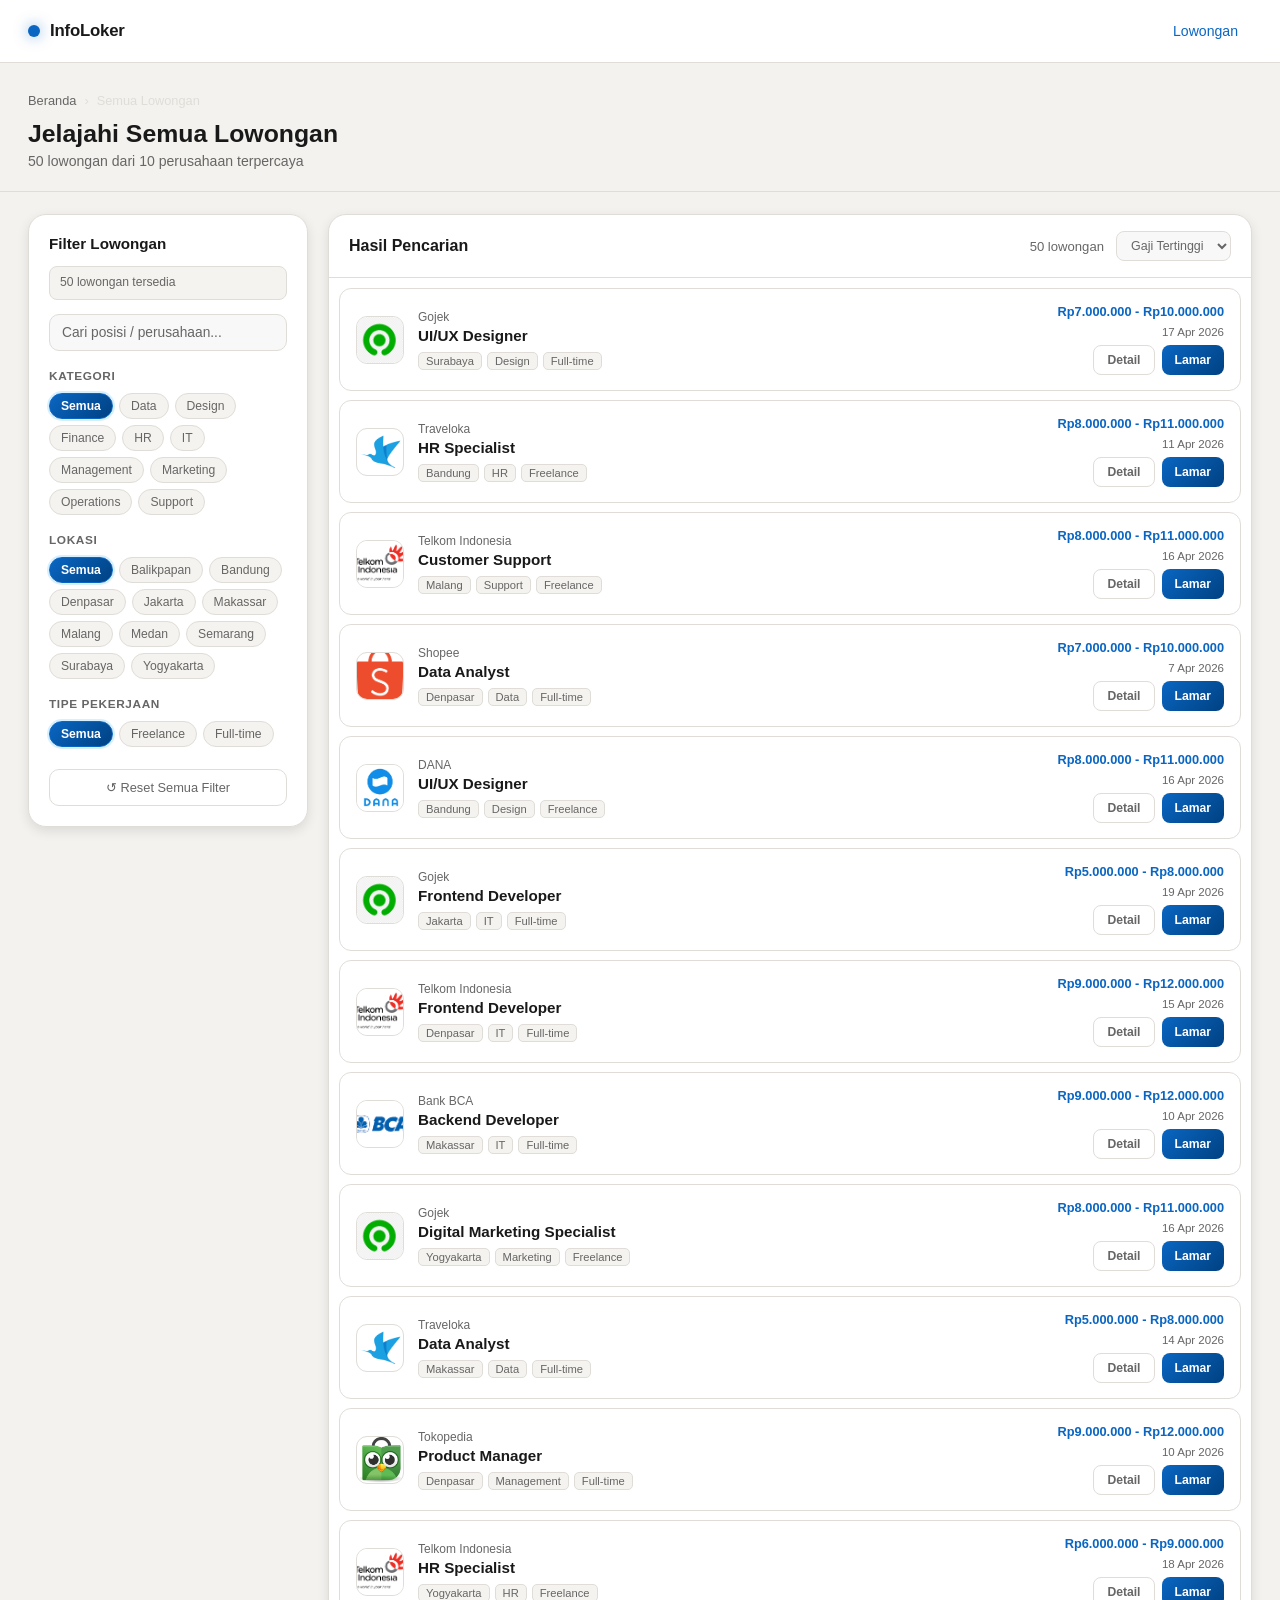
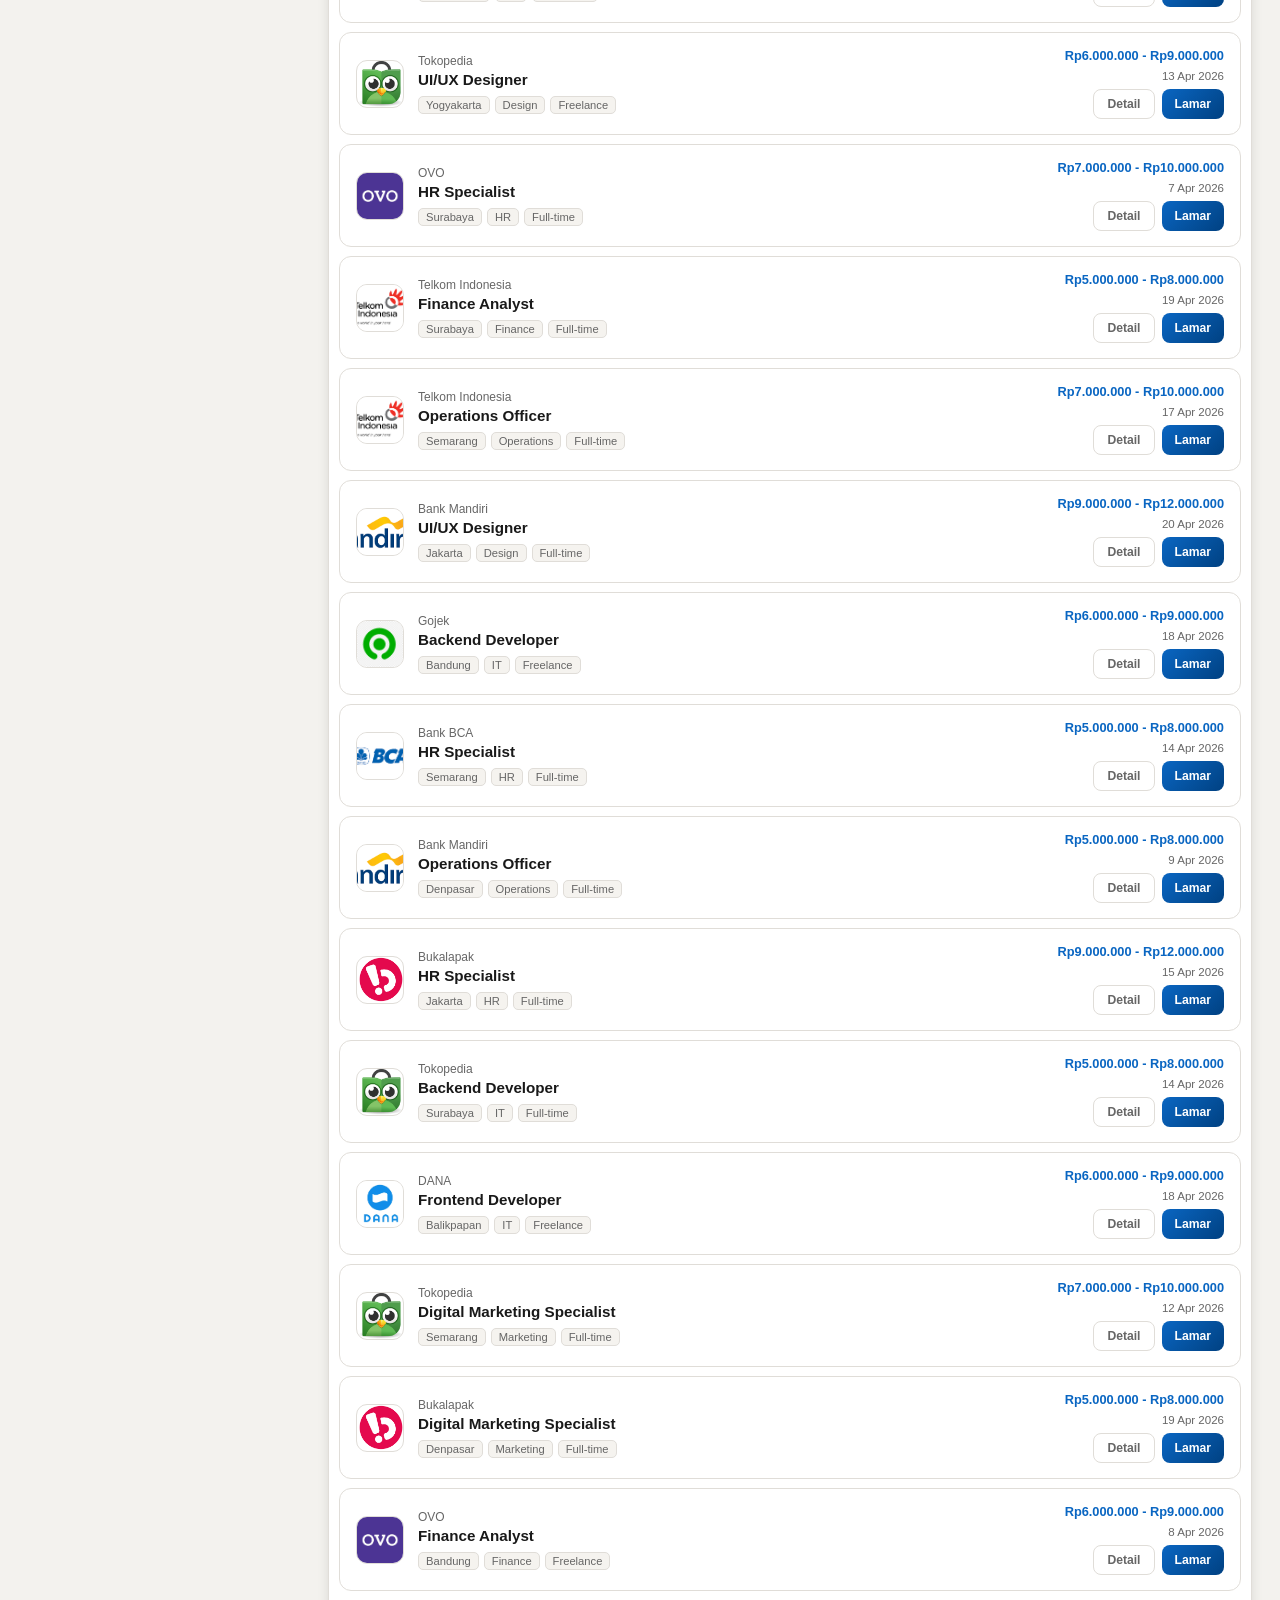
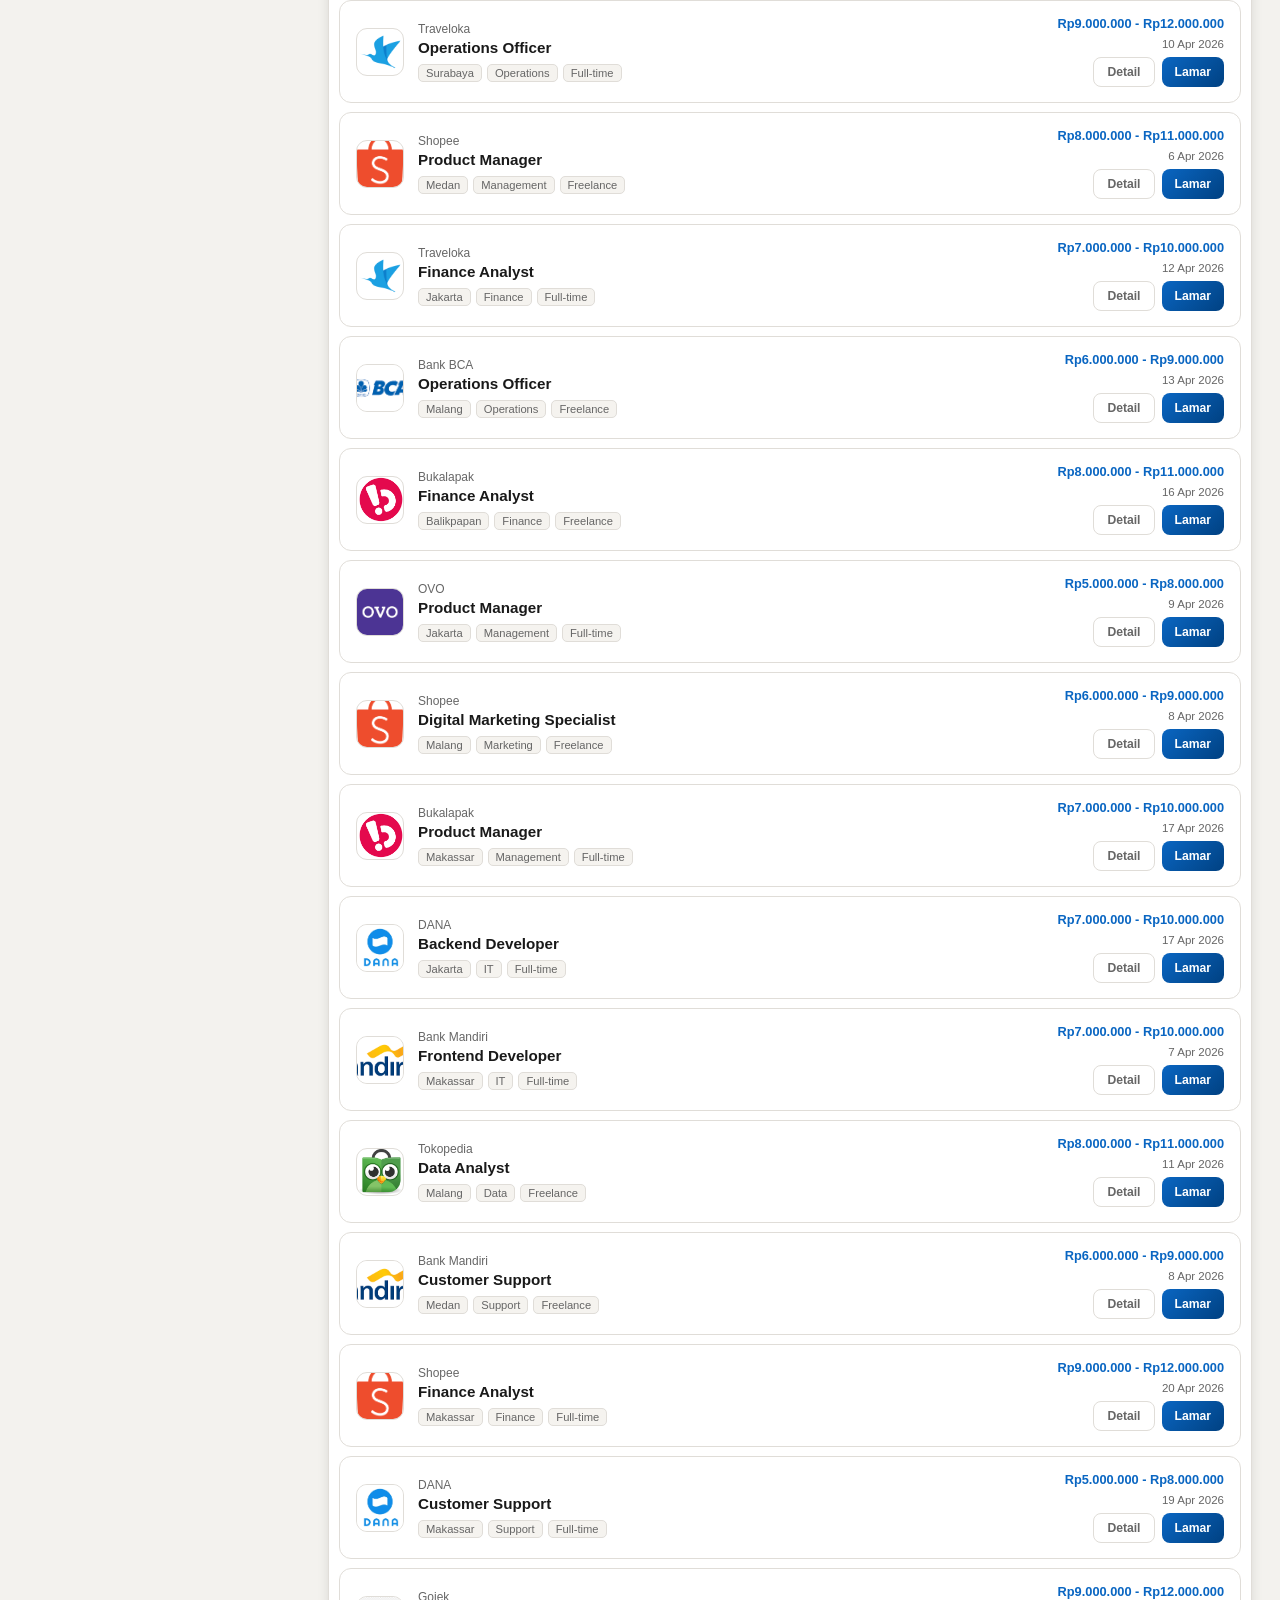
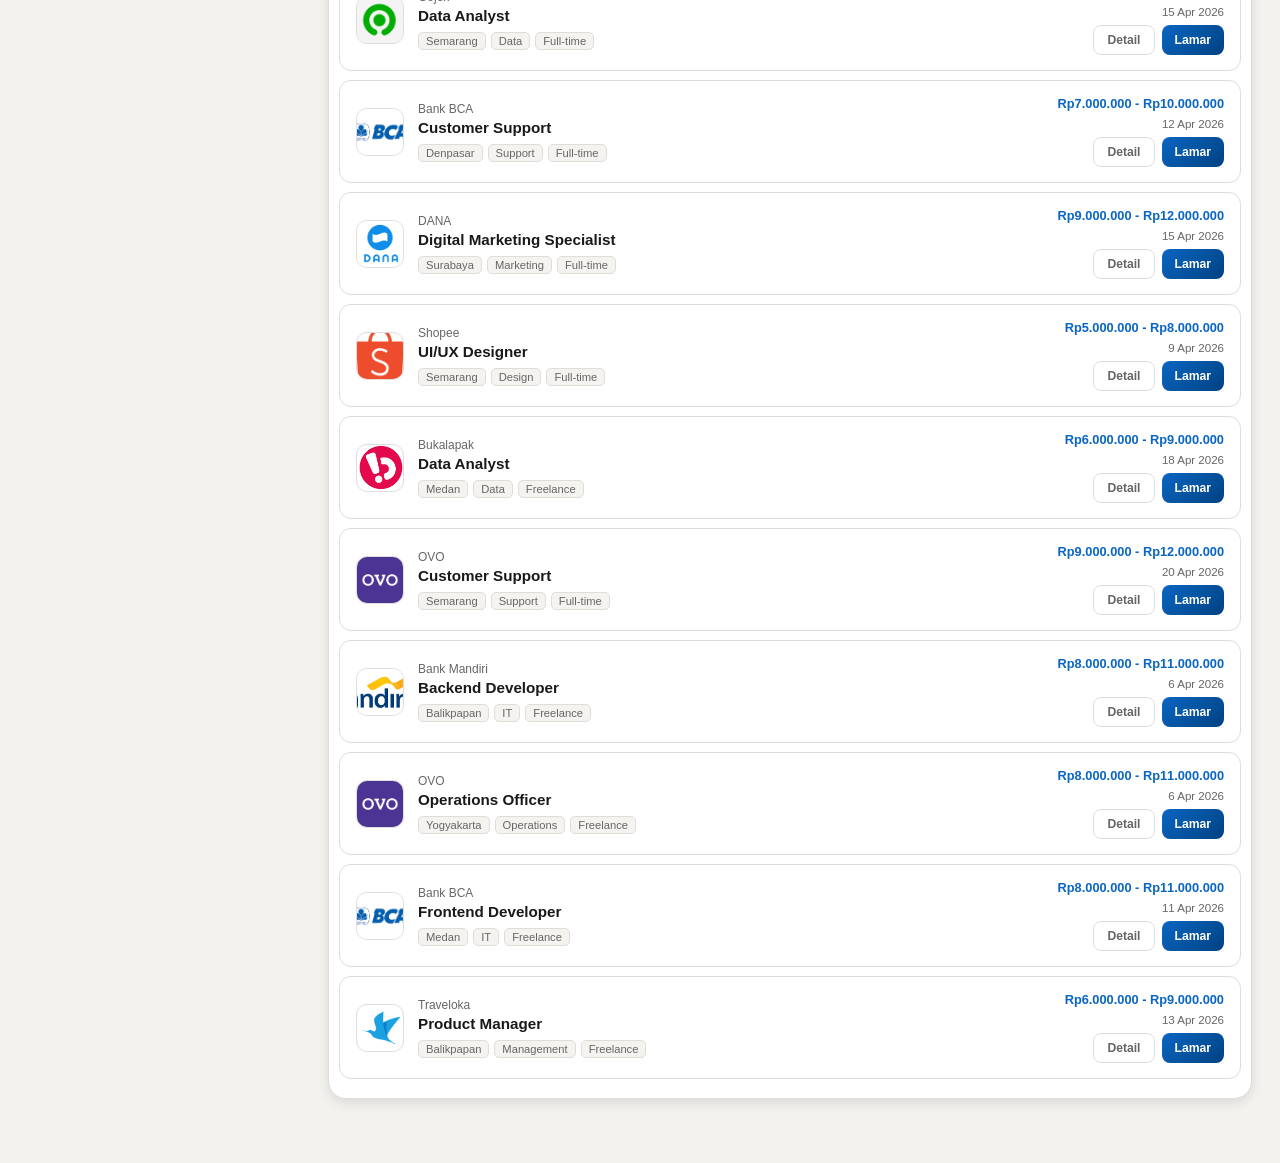
<file: listings.html>
<!DOCTYPE html>
<html lang="id">
<head>
<meta charset="UTF-8">
<meta name="viewport" content="width=device-width, initial-scale=1.0">
<title>Semua Lowongan — InfoLoker</title>
<link rel="stylesheet" href="./styles.css">
</head>
<body>

<nav class="nav">
  <div class="nav-inner">
    <a href="index.html" class="logo-mark">
      <span class="logo-dot"></span>
      InfoLoker
    </a>
    <div class="nav-links">
      <a href="listings.html" class="active">Lowongan</a>
    </div>
  </div>
</nav>

<div class="page-head">
  <div class="breadcrumb">
    <a href="index.html">Beranda</a>
    <span>›</span>
    <span>Semua Lowongan</span>
  </div>
  <h1>Jelajahi Semua Lowongan</h1>
  <p id="page-subtitle">Memuat data lowongan...</p>
</div>

<div class="listings-shell">
  <aside class="filters">
    <h2>Filter Lowongan</h2>
    <div class="filter-status" id="filter-status">Memuat...</div>

    <div class="filter-search">
      <input type="text" id="search-in" placeholder="Cari posisi / perusahaan...">
    </div>

    <div class="filter-group">
      <h3>Kategori</h3>
      <div class="chip-row" id="cat-chips"></div>
    </div>

    <div class="filter-group">
      <h3>Lokasi</h3>
      <div class="chip-row" id="loc-chips"></div>
    </div>

    <div class="filter-group">
      <h3>Tipe Pekerjaan</h3>
      <div class="chip-row" id="type-chips"></div>
    </div>

    <button class="btn-reset" id="btn-reset">↺ Reset Semua Filter</button>
  </aside>

  <section class="jobs-main">
    <div class="jobs-head">
      <h2>Hasil Pencarian</h2>
      <div class="jobs-meta-row">
        <span id="job-count">0 lowongan</span>
        <select class="sort-select" id="sort-sel">
          <option value="salary">Gaji Tertinggi</option>
          <option value="title">A–Z</option>
        </select>
      </div>
    </div>
    <div class="jobs-list" id="jobs-list">
      <div class="empty-msg">Memuat lowongan...</div>
    </div>
  </section>
</div>

<script src="./shared.js"></script>
<script>
const state = {
  jobs: [],
  shuffledBase: [],
  query: '',
  category: 'Semua',
  location: 'Semua',
  type: 'Semua',
  sort: 'random'
};

function fmtDate(s) {
  return new Date(s).toLocaleDateString('id-ID', {day:'numeric', month:'short', year:'numeric'});
}

function filtered() {
  let out = state.sort === 'random' ? [...state.shuffledBase] : [...state.jobs];
  const q = state.query.trim().toLowerCase();
  if (state.category !== 'Semua') out = out.filter(j => j.category === state.category);
  if (state.location !== 'Semua') out = out.filter(j => j.location === state.location);
  if (state.type !== 'Semua') out = out.filter(j => j.type === state.type);
  if (q) out = out.filter(j =>
    j.title.toLowerCase().includes(q) || j.company.toLowerCase().includes(q)
  );
  if (state.sort === 'date') out.sort((a,b) => new Date(b.posted_date) - new Date(a.posted_date));
  if (state.sort === 'salary') out.sort((a,b) => {
    const p = s => parseInt(s.replace(/\D/g,'')) || 0;
    return p(b.salary) - p(a.salary);
  });
  if (state.sort === 'title') out.sort((a,b) => a.title.localeCompare(b.title));
  return out;
}

function makeChips(container, values, current, key) {
  container.innerHTML = ['Semua', ...values].map(v => `
    <button class="chip${v === current ? ' on' : ''}" data-key="${key}" data-val="${esc(v)}">${esc(v)}</button>
  `).join('');
}

function renderFilters() {
  const cats = [...new Set(state.jobs.map(j => j.category))].sort();
  const locs = [...new Set(state.jobs.map(j => j.location))].sort();
  const types = [...new Set(state.jobs.map(j => j.type))].sort();
  makeChips(document.getElementById('cat-chips'), cats, state.category, 'category');
  makeChips(document.getElementById('loc-chips'), locs, state.location, 'location');
  makeChips(document.getElementById('type-chips'), types, state.type, 'type');
}

function renderJobs() {
  const jobs = filtered();
  const list = document.getElementById('jobs-list');
  document.getElementById('job-count').textContent = `${jobs.length} lowongan`;

  if (!jobs.length) {
    list.innerHTML = '<div class="empty-msg">Tidak ada lowongan yang sesuai filter.</div>';
    return;
  }

  list.innerHTML = jobs.map((job, i) => `
    <div class="job-row" style="animation-delay:${Math.min(i,20) * 0.025}s" data-id="${job.id}">
      <img src="${logoPath(job.company)}" alt="${esc(job.company)}" class="jrow-logo"
        onerror="this.outerHTML='<div class=jrow-logo-fb>${esc(job.company[0])}</div>'">
      <div class="jrow-info">
        <p class="jrow-company">${esc(job.company)}</p>
        <h3 class="jrow-title">${esc(job.title)}</h3>
        <div class="jrow-chips">
          <span class="jrow-chip">${esc(job.location)}</span>
          <span class="jrow-chip">${esc(job.category)}</span>
          <span class="jrow-chip">${esc(job.type)}</span>
        </div>
      </div>
      <div class="jrow-right">
        <span class="jrow-salary">${esc(job.salary)}</span>
        <span class="jrow-date">${fmtDate(job.posted_date)}</span>
        <div class="jrow-actions">
          <button class="btn-sm-outline" onclick="event.stopPropagation();location.href='job-detail.html?id=${job.id}'">Detail</button>
          <button class="btn-sm-blue" onclick="event.stopPropagation();location.href='apply.html?id=${job.id}'">Lamar</button>
        </div>
      </div>
    </div>
  `).join('');
}

function setStatus(msg, err) {
  const el = document.getElementById('filter-status');
  el.textContent = msg;
  el.classList.toggle('error', !!err);
}

document.addEventListener('click', e => {
  const chip = e.target.closest('.chip');
  if (!chip) return;
  const { key, val } = chip.dataset;
  if (key === 'category') state.category = val;
  if (key === 'location') state.location = val;
  if (key === 'type') state.type = val;
  renderFilters();
  renderJobs();
});

document.getElementById('jobs-list').addEventListener('click', e => {
  const row = e.target.closest('.job-row');
  if (!row || e.target.tagName === 'BUTTON') return;
  location.href = `job-detail.html?id=${row.dataset.id}`;
});

document.getElementById('search-in').addEventListener('input', e => {
  state.query = e.target.value;
  renderJobs();
});

document.getElementById('btn-reset').addEventListener('click', () => {
  state.category = 'Semua';
  state.location = 'Semua';
  state.type = 'Semua';
  state.query = '';
  document.getElementById('search-in').value = '';
  renderFilters();
  renderJobs();
});

document.getElementById('sort-sel').addEventListener('change', e => {
  state.sort = e.target.value;
  renderJobs();
});

async function init() {
  try {
    const data = await fetchJobs();
    state.jobs = data;
    state.shuffledBase = shuffle(data);

    const companies = new Set(state.jobs.map(j => j.company)).size;
    document.getElementById('page-subtitle').textContent =
      `${state.jobs.length} lowongan dari ${companies} perusahaan terpercaya`;
    setStatus(`${state.jobs.length} lowongan tersedia`);
    renderFilters();
    renderJobs();

    const params = new URLSearchParams(location.search);
    let changed = false;
    if (params.get('q')) {
      state.query = params.get('q');
      document.getElementById('search-in').value = state.query;
      changed = true;
    }
    if (params.get('category')) {
      state.category = decodeURIComponent(params.get('category'));
      changed = true;
    }
    if (params.get('company')) {
      state.query = decodeURIComponent(params.get('company'));
      document.getElementById('search-in').value = state.query;
      changed = true;
    }
    if (changed) { renderFilters(); renderJobs(); }

  } catch(err) {
    setStatus('Gagal memuat data: ' + err.message, true);
    document.getElementById('jobs-list').innerHTML =
      '<div class="empty-msg">Tidak dapat memuat data. Pastikan file JSON tersedia dan halaman diakses via server lokal.</div>';
    document.getElementById('page-subtitle').textContent = 'Gagal memuat lowongan';
  }
}

init();
</script>
</body>
</html>
</file>
<file: styles.css>
:root {
  --bg: #f3f2ee;
  --bg-s: #e9e5df;
  --panel: #ffffff;
  --panel-h: #f5f3ef;
  --line: #e0ddd8;
  --text: #191919;
  --muted: #666666;
  --brand: #0A66C2;
  --brand-d: #004182;
  --brand-faint: rgba(10,102,194,.08);
  --danger: #cc0000;
  --shadow: 0 4px 12px rgba(0,0,0,.1);
}

*{box-sizing:border-box;margin:0;padding:0}
html{scroll-behavior:smooth}
body{font-family:'Mulish',sans-serif;color:var(--text);background:var(--bg);min-height:100vh}
a{color:inherit;text-decoration:none}
img{display:block}

@keyframes fadeUp{from{opacity:0;transform:translateY(14px)}to{opacity:1;transform:none}}
@keyframes pulse{0%,100%{box-shadow:0 0 14px rgba(10,102,194,.5)}50%{box-shadow:0 0 20px rgba(10,102,194,.8)}}
@keyframes successPop{0%{transform:scale(.5);opacity:0}70%{transform:scale(1.15)}100%{transform:scale(1);opacity:1}}

.nav{
  position:sticky;top:0;z-index:100;
  border-bottom:1px solid var(--line);
  background:rgba(255,255,255,.95);
  backdrop-filter:blur(14px);
}
.nav-inner{
  max-width:1360px;margin:0 auto;
  padding:0 28px;height:62px;
  display:flex;align-items:center;gap:32px;
}
.logo-mark{
  display:flex;align-items:center;gap:10px;
  font-family:'Sora',sans-serif;
  font-weight:800;font-size:1.05rem;letter-spacing:-.2px;
  flex-shrink:0;
}
.logo-dot{
  width:12px;height:12px;border-radius:50%;
  background:var(--brand);
  box-shadow:0 0 14px rgba(10,102,194,.5);
  animation:pulse 2.6s ease-in-out infinite;
}
.nav-links{display:flex;align-items:center;gap:4px;margin-left:auto}
.nav-links a{
  padding:7px 14px;border-radius:8px;
  font-size:.88rem;color:var(--muted);
  transition:color .2s,background .2s;
}
.nav-links a:hover{color:var(--text);background:var(--brand-faint)}
.nav-links a.active{color:var(--brand)}
.btn-nav{
  margin-left:10px;padding:9px 20px;
  border-radius:10px;font-size:.88rem;font-weight:700;
  font-family:'Sora',sans-serif;
  background:linear-gradient(135deg,var(--brand),var(--brand-d));
  color:#ffffff;transition:opacity .2s,transform .15s;
}
.btn-nav:hover{opacity:.88;transform:translateY(-1px)}

footer{
  border-top:1px solid var(--line);
  padding:32px 28px;
  max-width:1360px;margin:0 auto;
}
.footer-inner{
  display:flex;align-items:center;justify-content:space-between;
  flex-wrap:wrap;gap:16px;
}
.footer-links{display:flex;gap:22px;flex-wrap:wrap}
.footer-links a{font-size:.84rem;color:var(--muted);transition:color .2s}
.footer-links a:hover{color:var(--brand)}
.footer-copy{font-size:.78rem;color:var(--muted);opacity:.55}

.breadcrumb{
  display:flex;align-items:center;gap:8px;
  font-size:.8rem;color:var(--muted);margin-bottom:12px;
}
.breadcrumb a:hover{color:var(--brand)}
.breadcrumb span{color:var(--line)}
.back-btn{
  display:inline-flex;align-items:center;gap:6px;margin-top:13px;
  font-size:.83rem;color:var(--muted);
  border:1px solid var(--line);border-radius:8px;
  padding:7px 13px;transition:all .2s;
  background:rgba(255,255,255,.6);
}
.back-btn:hover{border-color:rgba(10,102,194,.3);color:var(--text)}

.section-head{
  display:flex;align-items:flex-start;justify-content:space-between;
  margin-bottom:22px;flex-wrap:wrap;gap:10px;
}
.section-head h2{font-family:'Sora',sans-serif;font-size:1.35rem;font-weight:700}
.section-head a{
  font-size:.85rem;color:var(--brand);
  display:inline-flex;align-items:center;gap:4px;
  transition:gap .18s;padding-top:4px;
}
.section-head a:hover{gap:9px}
.section-label{
  font-size:.74rem;font-weight:700;letter-spacing:.9px;
  text-transform:uppercase;color:var(--muted);margin-bottom:8px;
}

.btn-outline{
  flex:1;text-align:center;padding:9px 12px;
  border:1px solid var(--line);border-radius:9px;
  font-size:.8rem;font-weight:600;color:var(--muted);
  transition:all .2s;
}
.btn-outline:hover{border-color:rgba(10,102,194,.4);color:var(--text)}
.btn-blue{
  flex:1;text-align:center;padding:9px 12px;
  border-radius:9px;font-size:.8rem;font-weight:700;
  font-family:'Sora',sans-serif;
  background:linear-gradient(135deg,var(--brand),var(--brand-d));
  color:#ffffff;transition:opacity .2s;
}
.btn-blue:hover{opacity:.88}

.company-fallback{
  width:32px;height:32px;border-radius:8px;
  background:var(--panel);border:1px solid var(--line);
  display:flex;align-items:center;justify-content:center;
  font-family:'Sora',sans-serif;font-weight:700;
  font-size:.82rem;color:var(--brand);flex-shrink:0;
}

.hero{max-width:1360px;margin:48px auto 0;padding:0 28px;text-align:center}
.hero-tag{
  display:inline-flex;align-items:center;gap:8px;
  border:1px solid rgba(10,102,194,.25);border-radius:999px;
  padding:7px 16px;font-size:.8rem;color:var(--brand);
  background:var(--brand-faint);margin-bottom:28px;
  animation:fadeUp .55s ease both;
}
.hero h1{
  font-family:'Sora',sans-serif;
  font-size:clamp(2rem,5vw,3.8rem);
  font-weight:800;letter-spacing:-.6px;
  line-height:1.1;margin-bottom:20px;
  animation:fadeUp .55s .08s ease both;
}
.hero h1 .hl{color:var(--brand)}
.hero p{
  font-size:clamp(.95rem,1.4vw,1.12rem);
  color:var(--muted);max-width:540px;margin:0 auto 38px;
  line-height:1.65;animation:fadeUp .55s .15s ease both;
}

.hero-search{
  max-width:580px;margin:0 auto 52px;
  display:flex;border:1px solid var(--line);border-radius:14px;
  background:var(--panel);overflow:hidden;
  transition:box-shadow .25s,border-color .25s;
  animation:fadeUp .55s .2s ease both;
}
.hero-search:focus-within{border-color:var(--brand);box-shadow:0 0 0 3px rgba(10,102,194,.2)}
.hero-search input{
  flex:1;border:none;outline:none;
  background:transparent;color:var(--text);
  font-family:'Mulish',sans-serif;font-size:.95rem;padding:14px 18px;
}
.hero-search input::placeholder{color:var(--muted)}
.hero-search button{
  border:none;cursor:pointer;
  background:linear-gradient(135deg,var(--brand),var(--brand-d));
  color:#ffffff;font-family:'Sora',sans-serif;font-size:.88rem;font-weight:700;
  padding:14px 24px;white-space:nowrap;transition:opacity .2s;
}
.hero-search button:hover{opacity:.88}

.stats-row{
  max-width:760px;margin:0 auto 64px;
  display:grid;grid-template-columns:repeat(4,1fr);gap:12px;
  animation:fadeUp .55s .28s ease both;
}
.stat-card{
  border:1px solid var(--line);border-radius:14px;
  padding:20px 12px;background:var(--panel);text-align:center;
}
.stat-card strong{
  display:block;font-family:'Sora',sans-serif;
  font-size:1.85rem;font-weight:700;
  color:var(--brand);line-height:1;margin-bottom:7px;
}
.stat-card span{font-size:.8rem;color:var(--muted)}

.companies{max-width:1360px;margin:0 auto 58px;padding:0 28px}
.company-strip{
  display:grid;grid-template-columns:repeat(auto-fill,minmax(150px,1fr));gap:10px;
}
.company-card{
  border:1px solid var(--line);border-radius:12px;
  padding:13px 14px;display:flex;align-items:center;gap:10px;
  background:var(--panel);cursor:pointer;
  transition:border-color .2s,background .2s,transform .15s;
}
.company-card:hover{
  border-color:rgba(10,102,194,.4);background:var(--panel-h);
  transform:translateY(-2px);
}
.company-card img{
  width:32px;height:32px;border-radius:8px;
  object-fit:cover;border:1px solid var(--line);
  background:var(--panel);flex-shrink:0;
}
.company-card span{
  font-size:.8rem;font-weight:600;color:var(--muted);
  white-space:nowrap;overflow:hidden;text-overflow:ellipsis;
}

.categories{max-width:1360px;margin:0 auto 58px;padding:0 28px}
.cat-grid{
  display:grid;grid-template-columns:repeat(auto-fill,minmax(140px,1fr));gap:10px;
}
.cat-card{
  border:1px solid var(--line);border-radius:14px;
  padding:18px 14px;background:var(--panel);
  display:flex;flex-direction:column;gap:6px;
  transition:border-color .2s,background .2s,transform .15s;cursor:pointer;
}
.cat-card:hover{
  border-color:rgba(10,102,194,.4);
  background:var(--brand-faint);
  transform:translateY(-3px);
}
.cat-icon{font-size:1.5rem;line-height:1}
.cat-card strong{font-family:'Sora',sans-serif;font-size:.88rem;font-weight:600;color:var(--text)}
.cat-card span{font-size:.76rem;color:var(--muted)}

.featured{max-width:1360px;margin:0 auto 58px;padding:0 28px}
.featured-grid{
  display:grid;grid-template-columns:repeat(auto-fill,minmax(300px,1fr));gap:14px;
}
.job-card{
  border:1px solid var(--line);border-radius:16px;
  padding:20px;background:var(--panel);
  display:flex;flex-direction:column;gap:14px;
  transition:border-color .22s,background .22s,transform .18s;
  animation:fadeUp .4s ease both;
  position:relative;overflow:hidden;
}
.job-card::before{
  content:'';position:absolute;top:-60px;right:-60px;
  width:120px;height:120px;border-radius:50%;
  background:radial-gradient(circle,rgba(56,182,255,.08),transparent 70%);
  pointer-events:none;
}
.job-card:hover{
  border-color:rgba(255,255,255,.3);
  background:rgba(255,255,255,.85);
  transform:translateY(-3px);
}
.job-card-top{display:flex;align-items:flex-start;gap:12px}
.job-logo{
  width:44px;height:44px;border-radius:11px;
  object-fit:cover;border:1px solid var(--line);
  background:var(--panel);flex-shrink:0;
}
.job-logo-fb{
  width:44px;height:44px;border-radius:11px;
  border:1px solid var(--line);background:var(--panel);
  display:flex;align-items:center;justify-content:center;
  font-family:'Sora',sans-serif;font-weight:700;
  font-size:.9rem;color:var(--brand);flex-shrink:0;
}
.job-company{font-size:.76rem;color:var(--muted);margin-bottom:4px}
.job-title{font-family:'Sora',sans-serif;font-size:.95rem;font-weight:700;line-height:1.3}
.job-meta{display:flex;flex-wrap:wrap;gap:6px}
.job-meta span{
  font-size:.75rem;color:var(--muted);
  border:1px solid var(--line);border-radius:5px;
  padding:3px 8px;background:var(--panel-h);
}
.job-salary{font-family:'Sora',sans-serif;font-size:.86rem;font-weight:700;color:var(--brand);margin-top:auto}
.job-actions{display:flex;gap:8px;margin-top:4px}

.cta-banner{max-width:1360px;margin:0 auto 0;padding:0 28px 64px}
.cta-inner{
  border:1px solid rgba(10,102,194,.2);border-radius:20px;
  padding:44px 40px;
  background:linear-gradient(135deg,rgba(10,102,194,.06) 0%,rgba(0,65,130,.03) 100%);
  text-align:center;position:relative;overflow:hidden;
}
.cta-inner::before{
  content:'';position:absolute;bottom:-60px;left:-60px;
  width:200px;height:200px;border-radius:50%;
  background:radial-gradient(circle,rgba(10,102,194,.08),transparent 70%);
  pointer-events:none;
}
.cta-inner h2{
  font-family:'Sora',sans-serif;
  font-size:clamp(1.4rem,3vw,2.2rem);font-weight:800;
  margin-bottom:12px;position:relative;z-index:1;
}
.cta-inner p{color:var(--muted);font-size:1rem;margin-bottom:28px;position:relative;z-index:1}
.btn-cta-big{
  display:inline-flex;align-items:center;gap:8px;
  padding:14px 36px;border-radius:12px;
  font-family:'Sora',sans-serif;font-size:.98rem;font-weight:700;
  background:linear-gradient(135deg,var(--brand),var(--brand-d));
  color:#ffffff;position:relative;z-index:1;
  transition:opacity .2s,transform .15s;
}
.btn-cta-big:hover{opacity:.88;transform:translateY(-2px)}

.page-head{
  max-width:1400px;margin:30px auto 0;padding:0 28px 22px;
  border-bottom:1px solid var(--line);
}
.page-head h1{font-family:'Sora',sans-serif;font-size:1.55rem;font-weight:700}
.page-head p{color:var(--muted);font-size:.88rem;margin-top:5px}

.listings-shell{
  max-width:1400px;margin:0 auto;
  padding:22px 28px 64px;
  display:grid;grid-template-columns:280px 1fr;
  gap:20px;align-items:start;
}

.filters{
  position:sticky;top:78px;
  border:1px solid var(--line);border-radius:18px;
  padding:20px;background:var(--panel);
  backdrop-filter:blur(10px);box-shadow:var(--shadow);
}
.filters h2{font-family:'Sora',sans-serif;font-size:.95rem;font-weight:700;margin-bottom:14px}
.filter-status{
  font-size:.76rem;color:var(--muted);
  margin-bottom:14px;padding:8px 10px;
  border:1px solid var(--line);border-radius:8px;
  background:var(--panel-h);min-height:34px;
}
.filter-status.error{color:#ff7070}
.filter-search{
  display:flex;align-items:center;
  border:1px solid var(--line);border-radius:10px;
  background:#f8f8f8;overflow:hidden;margin-bottom:18px;
  transition:border-color .2s,box-shadow .2s;
}
.filter-search:focus-within{border-color:var(--brand);box-shadow:0 0 0 2px rgba(10,102,194,.2)}
.filter-search input{
  flex:1;border:none;outline:none;
  background:transparent;color:var(--text);
  font-family:'Mulish',sans-serif;font-size:.86rem;padding:10px 12px;
}
.filter-search input::placeholder{color:var(--muted)}
.filter-group{margin-bottom:18px}
.filter-group h3{
  font-size:.74rem;font-weight:700;letter-spacing:.6px;
  text-transform:uppercase;color:var(--muted);margin-bottom:10px;
}
.chip-row{display:flex;flex-wrap:wrap;gap:6px}
.chip{
  border:1px solid var(--line);border-radius:999px;
  padding:5px 11px;font-size:.76rem;color:var(--muted);
  cursor:pointer;transition:all .18s;background:var(--panel-h);
}
.chip:hover{border-color:var(--brand);color:var(--brand)}
.chip.on{
  border-color:var(--brand);
  background:linear-gradient(135deg,var(--brand),var(--brand-d));
  color:#ffffff;font-weight:700;
  box-shadow:0 0 0 2px rgba(56,182,255,.2);
}
.btn-reset{
  width:100%;padding:10px;border:1px solid var(--line);
  border-radius:10px;background:transparent;
  color:var(--muted);font-family:'Mulish',sans-serif;font-size:.8rem;
  cursor:pointer;transition:all .2s;margin-top:4px;
}
.btn-reset:hover{border-color:var(--brand);color:var(--brand)}

.jobs-main{
  border:1px solid var(--line);border-radius:18px;
  background:var(--panel);overflow:hidden;box-shadow:var(--shadow);
}
.jobs-head{
  padding:16px 20px;border-bottom:1px solid var(--line);
  display:flex;justify-content:space-between;align-items:center;
  flex-wrap:wrap;gap:10px;
}
.jobs-head h2{font-family:'Sora',sans-serif;font-size:1rem;font-weight:700}
.jobs-meta-row{display:flex;align-items:center;gap:12px}
#job-count{font-size:.82rem;color:var(--muted)}
.sort-select{
  border:1px solid var(--line);border-radius:8px;
  padding:6px 10px;background:#f8f8f8;color:var(--muted);
  font-family:'Mulish',sans-serif;font-size:.78rem;outline:none;cursor:pointer;
}
.sort-select option{background:#f8f8f8}
.jobs-list{padding:10px}
.empty-msg{padding:48px;text-align:center;color:var(--muted);font-size:.92rem}

.job-row{
  border:1px solid var(--line);border-radius:12px;
  padding:15px 16px;margin-bottom:9px;
  background:var(--panel);cursor:pointer;
  display:grid;grid-template-columns:auto 1fr auto;
  gap:14px;align-items:center;
  transition:border-color .2s,background .2s,transform .15s;
  animation:fadeUp .3s ease both;
}
.job-row:hover{
  border-color:rgba(10,102,194,.3);background:var(--panel-h);
  transform:translateX(3px);
}
.jrow-logo{
  width:48px;height:48px;border-radius:11px;
  object-fit:cover;border:1px solid var(--line);background:var(--panel);
}
.jrow-logo-fb{
  width:48px;height:48px;border-radius:11px;
  border:1px solid var(--line);background:var(--panel);
  display:flex;align-items:center;justify-content:center;
  font-family:'Sora',sans-serif;font-weight:700;font-size:1.1rem;color:var(--brand);
}
.jrow-info{min-width:0}
.jrow-company{font-size:.75rem;color:var(--muted);margin-bottom:3px}
.jrow-title{
  font-family:'Sora',sans-serif;font-size:.95rem;font-weight:600;
  white-space:nowrap;overflow:hidden;text-overflow:ellipsis;margin-bottom:8px;
}
.jrow-chips{display:flex;flex-wrap:wrap;gap:5px}
.jrow-chip{
  font-size:.7rem;color:var(--muted);
  border:1px solid var(--line);border-radius:5px;
  padding:2px 7px;background:var(--panel-h);
}
.jrow-right{display:flex;flex-direction:column;align-items:flex-end;gap:7px;flex-shrink:0}
.jrow-salary{font-family:'Sora',sans-serif;font-size:.8rem;font-weight:700;color:var(--brand);white-space:nowrap}
.jrow-date{font-size:.72rem;color:var(--muted)}
.jrow-actions{display:flex;gap:7px}
.btn-sm-outline{
  padding:7px 13px;border:1px solid var(--line);border-radius:8px;
  background:transparent;color:var(--muted);
  font-family:'Mulish',sans-serif;font-size:.76rem;font-weight:600;
  cursor:pointer;transition:all .18s;
}
.btn-sm-outline:hover{border-color:rgba(10,102,194,.4);color:var(--text)}
.btn-sm-blue{
  padding:7px 13px;border:none;border-radius:8px;
  background:linear-gradient(135deg,var(--brand),var(--brand-d));
  color:#ffffff;font-family:'Sora',sans-serif;font-size:.76rem;font-weight:700;
  cursor:pointer;transition:opacity .2s;
}
.btn-sm-blue:hover{opacity:.88}

.page-bar{max-width:1320px;margin:22px auto 0;padding:0 28px}

.detail-shell{
  max-width:1320px;margin:20px auto 64px;padding:0 28px;
  display:grid;grid-template-columns:1fr 330px;
  gap:20px;align-items:start;
}

.job-header{
  border:1px solid var(--line);border-radius:18px;
  padding:28px;background:var(--panel);margin-bottom:16px;
  animation:fadeUp .38s ease both;box-shadow:var(--shadow);
}
.jh-top{display:flex;align-items:flex-start;gap:18px;margin-bottom:20px}
.jh-logo{
  width:64px;height:64px;border-radius:14px;
  object-fit:cover;border:1px solid var(--line);background:var(--panel);
}
.jh-logo-fb{
  width:64px;height:64px;border-radius:14px;
  border:1px solid var(--line);background:var(--panel);
  display:flex;align-items:center;justify-content:center;
  font-family:'Sora',sans-serif;font-weight:700;font-size:1.4rem;color:var(--brand);
}
.jh-company{font-size:.8rem;color:var(--muted);margin-bottom:5px}
.jh-title{font-family:'Sora',sans-serif;font-size:1.5rem;font-weight:800;line-height:1.2;margin-bottom:8px}
.jh-salary{font-family:'Sora',sans-serif;font-size:.98rem;font-weight:700;color:var(--brand);display:flex;align-items:center;gap:6px}
.badge-row{display:flex;flex-wrap:wrap;gap:8px}
.badge{
  font-size:.78rem;color:var(--muted);
  border:1px solid var(--line);border-radius:8px;
  padding:5px 10px;background:var(--panel-h);
  display:flex;align-items:center;gap:5px;
}
.badge.blue{border-color:rgba(10,102,194,.3);color:var(--brand);background:var(--brand-faint)}
.jh-actions{display:flex;gap:10px;margin-top:20px}
.btn-apply-big{
  flex:1;padding:14px;border:none;border-radius:12px;
  font-family:'Sora',sans-serif;font-size:.98rem;font-weight:700;
  background:linear-gradient(135deg,var(--brand),var(--brand-d));
  color:#ffffff;cursor:pointer;
  transition:opacity .2s,transform .15s;
  text-align:center;display:block;
}
.btn-apply-big:hover{opacity:.88;transform:translateY(-2px)}
.btn-save{
  padding:14px 20px;border:1px solid var(--line);border-radius:12px;
  background:transparent;color:var(--muted);
  font-family:'Mulish',sans-serif;font-size:.88rem;
  cursor:pointer;transition:all .2s;white-space:nowrap;
}
.btn-save:hover{border-color:rgba(10,102,194,.3);color:var(--text)}

.content-section{
  border:1px solid var(--line);border-radius:18px;
  padding:24px;background:var(--panel);
  margin-bottom:16px;animation:fadeUp .42s ease both;box-shadow:var(--shadow);
}
.content-section h2{
  font-family:'Sora',sans-serif;font-size:.98rem;font-weight:700;
  margin-bottom:14px;padding-bottom:12px;border-bottom:1px solid var(--line);
}
.content-section p{line-height:1.75;color:var(--muted);font-size:.9rem}
.req-list{list-style:none;display:flex;flex-direction:column;gap:9px}
.req-list li{
  display:flex;align-items:flex-start;gap:10px;
  font-size:.88rem;color:var(--muted);line-height:1.55;
}
.req-list li::before{content:'✓';color:var(--brand);font-weight:700;flex-shrink:0;margin-top:1px}
.info-grid{display:grid;grid-template-columns:1fr 1fr;gap:10px}
.info-cell{border:1px solid var(--line);border-radius:10px;padding:12px;background:var(--panel-h)}
.info-cell p:first-child{font-size:.7rem;color:var(--muted);margin-bottom:4px}
.info-cell p:last-child{font-family:'Sora',sans-serif;font-size:.86rem;font-weight:600}

.detail-sidebar{display:flex;flex-direction:column;gap:16px;min-width:0}
.detail-sidebar .company-card{
  display:block;
  border:1px solid var(--line);border-radius:18px;
  padding:22px;background:var(--panel);
  animation:fadeUp .38s .05s ease both;box-shadow:var(--shadow);
  overflow:hidden;min-width:0;
  cursor:default;transform:none;
}
.company-card h3{
  font-family:'Sora',sans-serif;font-size:.78rem;font-weight:700;
  letter-spacing:.5px;color:var(--muted);text-transform:uppercase;margin-bottom:16px;
}
.cc-header{display:flex;align-items:center;gap:12px;margin-bottom:16px;min-width:0}
.cc-logo{
  width:48px;height:48px;border-radius:11px;
  object-fit:cover;border:1px solid var(--line);background:var(--panel);
  flex-shrink:0;
}
.cc-logo-fb{
  width:48px;height:48px;border-radius:11px;
  border:1px solid var(--line);background:var(--panel);
  display:flex;align-items:center;justify-content:center;
  font-family:'Sora',sans-serif;font-weight:700;font-size:1rem;color:var(--brand);
  flex-shrink:0;
}
.cc-name{
  font-family:'Sora',sans-serif;font-weight:700;font-size:.95rem;
  white-space:nowrap;overflow:hidden;text-overflow:ellipsis;
}
.cc-subtitle{font-size:.76rem;color:var(--muted);margin-top:2px}
.cc-stat-row{display:grid;grid-template-columns:1fr 1fr;gap:8px;margin-bottom:4px}
.cc-stat{border:1px solid var(--line);border-radius:10px;padding:10px;text-align:center;background:var(--panel-h);min-width:0}
.cc-stat strong{display:block;font-family:'Sora',sans-serif;font-size:1.1rem;font-weight:700;color:var(--brand)}
.cc-stat span{font-size:.7rem;color:var(--muted)}
.btn-view-company{
  width:100%;margin-top:14px;padding:10px;
  border:1px solid var(--line);border-radius:10px;
  background:transparent;color:var(--muted);
  font-family:'Mulish',sans-serif;font-size:.8rem;cursor:pointer;
  transition:all .2s;text-align:center;display:block;
  box-sizing:border-box;
}
.btn-view-company:hover{border-color:rgba(10,102,194,.3);color:var(--text)}

.related-card{
  border:1px solid var(--line);border-radius:18px;
  padding:20px;background:var(--panel);animation:fadeUp .38s .1s ease both;
}
.related-card h3{
  font-family:'Sora',sans-serif;font-size:.78rem;font-weight:700;
  letter-spacing:.5px;color:var(--muted);text-transform:uppercase;margin-bottom:14px;
}
.rel-job{
  display:flex;align-items:flex-start;gap:10px;
  padding:10px 0;border-bottom:1px solid var(--line);
  cursor:pointer;transition:opacity .2s;
}
.rel-job:last-child{border-bottom:none}
.rel-job:hover{opacity:.75}
.rel-logo{
  width:36px;height:36px;border-radius:8px;
  object-fit:cover;border:1px solid var(--line);
  background:var(--panel);flex-shrink:0;
}
.rel-logo-fb{
  width:36px;height:36px;border-radius:8px;
  border:1px solid var(--line);background:var(--panel);
  display:flex;align-items:center;justify-content:center;
  font-family:'Sora',sans-serif;font-weight:700;font-size:.82rem;color:var(--brand);flex-shrink:0;
}
.rel-info{min-width:0}
.rel-company{font-size:.7rem;color:var(--muted);margin-bottom:2px}
.rel-title{font-family:'Sora',sans-serif;font-size:.82rem;font-weight:600;white-space:nowrap;overflow:hidden;text-overflow:ellipsis}
.rel-loc{font-size:.7rem;color:var(--muted);margin-top:3px}
.sidebar-cta{
  border:1px solid rgba(10,102,194,.2);border-radius:18px;
  padding:20px;background:var(--panel);text-align:center;
}

.not-found{max-width:480px;margin:80px auto;text-align:center;padding:0 28px}
.not-found h2{font-family:'Sora',sans-serif;font-size:1.35rem;font-weight:700;margin-bottom:10px}
.not-found p{color:var(--muted);font-size:.9rem;margin-bottom:22px}
.not-found a{
  display:inline-flex;align-items:center;gap:8px;
  padding:11px 24px;border-radius:11px;
  background:linear-gradient(135deg,var(--brand),var(--brand-d));
  font-family:'Sora',sans-serif;font-weight:700;font-size:.9rem;color:#ffffff;
}

.apply-shell{
  max-width:1200px;margin:20px auto 64px;padding:0 28px;
  display:grid;grid-template-columns:320px 1fr;
  gap:20px;align-items:start;
}

.job-summary{
  position:sticky;top:78px;
  border:1px solid var(--line);border-radius:18px;
  padding:22px;background:var(--panel);
  backdrop-filter:blur(10px);box-shadow:var(--shadow);
  animation:fadeUp .38s ease both;
}
.js-label{
  font-size:.7rem;font-weight:700;letter-spacing:.8px;
  text-transform:uppercase;color:var(--muted);margin-bottom:16px;
}
.js-header{display:flex;align-items:flex-start;gap:13px;margin-bottom:16px}
.js-logo{
  width:52px;height:52px;border-radius:12px;
  object-fit:cover;border:1px solid var(--line);background:var(--panel);flex-shrink:0;
}
.js-logo-fb{
  width:52px;height:52px;border-radius:12px;
  border:1px solid var(--line);background:var(--panel);
  display:flex;align-items:center;justify-content:center;
  font-family:'Sora',sans-serif;font-weight:700;font-size:1.1rem;color:var(--brand);flex-shrink:0;
}
.js-company{font-size:.76rem;color:var(--muted);margin-bottom:4px}
.js-title{font-family:'Sora',sans-serif;font-size:.98rem;font-weight:700;line-height:1.25}
.js-badges{display:flex;flex-direction:column;gap:6px;margin-bottom:14px}
.js-badge{display:flex;align-items:center;gap:8px;font-size:.78rem;color:var(--muted)}
.js-badge span{color:var(--text)}
.js-salary-box{
  border:1px solid rgba(10,102,194,.2);border-radius:10px;
  padding:12px;background:var(--brand-faint);text-align:center;margin-bottom:16px;
}
.js-salary-box p{font-size:.7rem;color:var(--muted);margin-bottom:4px}
.js-salary-box strong{font-family:'Sora',sans-serif;font-size:.95rem;font-weight:700;color:var(--brand)}
.steps-label{
  font-size:.7rem;font-weight:700;letter-spacing:.7px;
  text-transform:uppercase;color:var(--muted);margin-bottom:10px;
}
.step-item{
  display:flex;align-items:flex-start;gap:10px;
  padding:8px 0;border-bottom:1px solid var(--line);
}
.step-item:last-child{border-bottom:none}
.step-dot{
  width:22px;height:22px;border-radius:50%;
  border:2px solid var(--line);
  display:flex;align-items:center;justify-content:center;
  font-size:.7rem;color:var(--muted);flex-shrink:0;margin-top:1px;
}
.step-dot.active{border-color:var(--brand);background:rgba(10,102,194,.1);color:var(--brand)}
.step-info strong{display:block;font-size:.8rem;margin-bottom:1px}
.step-info span{font-size:.72rem;color:var(--muted)}

.form-area{animation:fadeUp .38s .06s ease both}
.form-section{
  border:1px solid var(--line);border-radius:18px;
  padding:24px;background:var(--panel);
  margin-bottom:16px;box-shadow:var(--shadow);
}
.form-section-head{display:flex;align-items:center;gap:12px;margin-bottom:22px}
.section-num{
  width:30px;height:30px;border-radius:50%;
  border:1px solid var(--brand);
  background:rgba(10,102,194,.08);
  display:flex;align-items:center;justify-content:center;
  font-family:'Sora',sans-serif;font-size:.8rem;font-weight:700;color:var(--brand);flex-shrink:0;
}
.form-section-head h2{font-family:'Sora',sans-serif;font-size:.98rem;font-weight:700}
.form-section-head p{font-size:.78rem;color:var(--muted);margin-top:2px}
.form-grid{display:grid;grid-template-columns:1fr 1fr;gap:14px}
.form-grid.full{grid-template-columns:1fr}

.field{display:flex;flex-direction:column;gap:6px}
.field label{font-size:.78rem;font-weight:700;color:#333333;display:flex;align-items:center;gap:4px}
.field label .req{color:var(--danger);font-size:.85rem}
.field input,.field select,.field textarea{
  border:1px solid var(--line);border-radius:10px;
  padding:10px 13px;
  background:#f8f8f8;color:var(--text);
  font-family:'Mulish',sans-serif;font-size:.86rem;
  outline:none;transition:border-color .2s,box-shadow .2s;
}
.field input:focus,.field select:focus,.field textarea:focus{
  border-color:var(--brand);box-shadow:0 0 0 2px rgba(10,102,194,.2);
}
.field input.invalid{border-color:var(--danger)}
.field input::placeholder,.field textarea::placeholder{color:var(--muted)}
.field select option{background:#f8f8f8}
.field textarea{resize:vertical;min-height:120px;line-height:1.65}
.field .hint{font-size:.72rem;color:var(--muted)}

.file-drop{
  border:1.5px dashed var(--line);border-radius:12px;
  padding:24px;text-align:center;
  cursor:pointer;transition:border-color .2s,background .2s;position:relative;
}
.file-drop:hover,.file-drop.drag-over{border-color:var(--brand);background:var(--brand-faint)}
.file-drop input[type="file"]{position:absolute;inset:0;opacity:0;cursor:pointer;width:100%;height:100%}
.file-drop-icon{font-size:1.8rem;line-height:1;display:block;margin-bottom:8px}
.file-drop p{font-size:.84rem;color:var(--muted);margin-bottom:4px}
.file-drop span{font-size:.72rem;color:var(--muted);opacity:.7}
.file-chosen{
  display:none;margin-top:10px;padding:8px 12px;
  border:1px solid rgba(10,102,194,.25);border-radius:8px;
  background:var(--brand-faint);font-size:.78rem;color:var(--brand);text-align:left;
}
.file-chosen.show{display:block}

.skills-wrap{
  display:flex;flex-wrap:wrap;gap:6px;
  border:1px solid var(--line);border-radius:10px;
  padding:8px 10px;background:#f8f8f8;
  min-height:44px;cursor:text;align-items:center;
  transition:border-color .2s,box-shadow .2s;
}
.skills-wrap:focus-within{border-color:var(--brand);box-shadow:0 0 0 2px rgba(10,102,194,.2)}
.skill-tag{
  display:flex;align-items:center;gap:5px;
  background:linear-gradient(135deg,var(--brand),var(--brand-d));
  color:#ffffff;border-radius:6px;
  padding:3px 9px;font-size:.76rem;font-weight:700;font-family:'Sora',sans-serif;
}
.skill-tag button{
  border:none;background:none;cursor:pointer;
  color:#ffffff;font-size:.9rem;line-height:1;padding:0;opacity:.7;
}
.skill-tag button:hover{opacity:1}
.skills-input{
  border:none;outline:none;background:transparent;
  color:var(--text);font-family:'Mulish',sans-serif;font-size:.84rem;
  min-width:100px;flex:1;padding:2px 4px;
}
.skills-hint{font-size:.72rem;color:var(--muted);margin-top:4px}

.check-row{
  display:flex;align-items:flex-start;gap:12px;
  padding:12px 14px;border:1px solid var(--line);border-radius:12px;
  cursor:pointer;transition:border-color .2s,background .2s;
}
.check-row:hover{border-color:rgba(10,102,194,.3);background:rgba(56,182,255,.03)}
.check-row input[type="checkbox"]{width:16px;height:16px;margin-top:2px;flex-shrink:0;accent-color:var(--brand);cursor:pointer}
.check-label{font-size:.84rem;font-weight:600;margin-bottom:3px}
.check-sub{font-size:.74rem;color:var(--muted)}

.submit-row{display:flex;align-items:center;gap:12px;flex-wrap:wrap;margin-top:20px}
.btn-submit{
  padding:14px 36px;border:none;border-radius:12px;
  font-family:'Sora',sans-serif;font-size:1rem;font-weight:700;
  background:linear-gradient(135deg,var(--brand),var(--brand-d));
  color:#ffffff;cursor:pointer;transition:opacity .2s,transform .15s;
}
.btn-submit:hover:not(:disabled){opacity:.88;transform:translateY(-2px)}
.btn-submit:disabled{opacity:.5;cursor:not-allowed;transform:none}
.btn-cancel{
  padding:14px 22px;border:1px solid var(--line);border-radius:12px;
  font-family:'Mulish',sans-serif;font-size:.88rem;color:var(--muted);transition:all .2s;
}
.btn-cancel:hover{border-color:rgba(10,102,194,.3);color:var(--text)}
.form-note{font-size:.74rem;color:var(--muted);flex:1;min-width:180px}

.success-screen{text-align:center;padding:56px 28px;animation:fadeUp .5s ease both}
.success-icon{font-size:3.5rem;margin-bottom:18px;animation:successPop .6s .1s both}
.success-screen h2{font-family:'Sora',sans-serif;font-size:1.6rem;font-weight:800;margin-bottom:12px}
.success-screen p{color:var(--muted);font-size:.92rem;margin-bottom:6px;line-height:1.6}
.success-screen .company-name{color:var(--brand);font-weight:700}
.success-actions{display:flex;gap:12px;justify-content:center;margin-top:28px;flex-wrap:wrap}
.btn-success-main{
  padding:13px 28px;border-radius:12px;
  font-family:'Sora',sans-serif;font-size:.9rem;font-weight:700;
  background:linear-gradient(135deg,var(--brand),var(--brand-d));
  color:#ffffff;transition:opacity .2s;
}
.btn-success-main:hover{opacity:.88}
.btn-success-sec{
  padding:13px 22px;border-radius:12px;
  border:1px solid var(--line);font-family:'Mulish',sans-serif;
  font-size:.88rem;color:var(--muted);transition:all .2s;
}
.btn-success-sec:hover{border-color:rgba(10,102,194,.3);color:var(--text)}

@media(max-width:920px){
  .detail-shell{grid-template-columns:1fr}
  .detail-sidebar{order:-1}
}
@media(max-width:860px){
  .listings-shell{grid-template-columns:1fr}
  .filters{position:static}
  .apply-shell{grid-template-columns:1fr}
  .job-summary{position:static}
  .form-grid{grid-template-columns:1fr}
  .jrow-right{display:none}
  .nav-links a:not(.btn-nav){display:none}
}
@media(max-width:720px){
  .stats-row{grid-template-columns:repeat(2,1fr)}
  .featured-grid{grid-template-columns:1fr}
  .cta-inner{padding:32px 22px}
}
</file>
